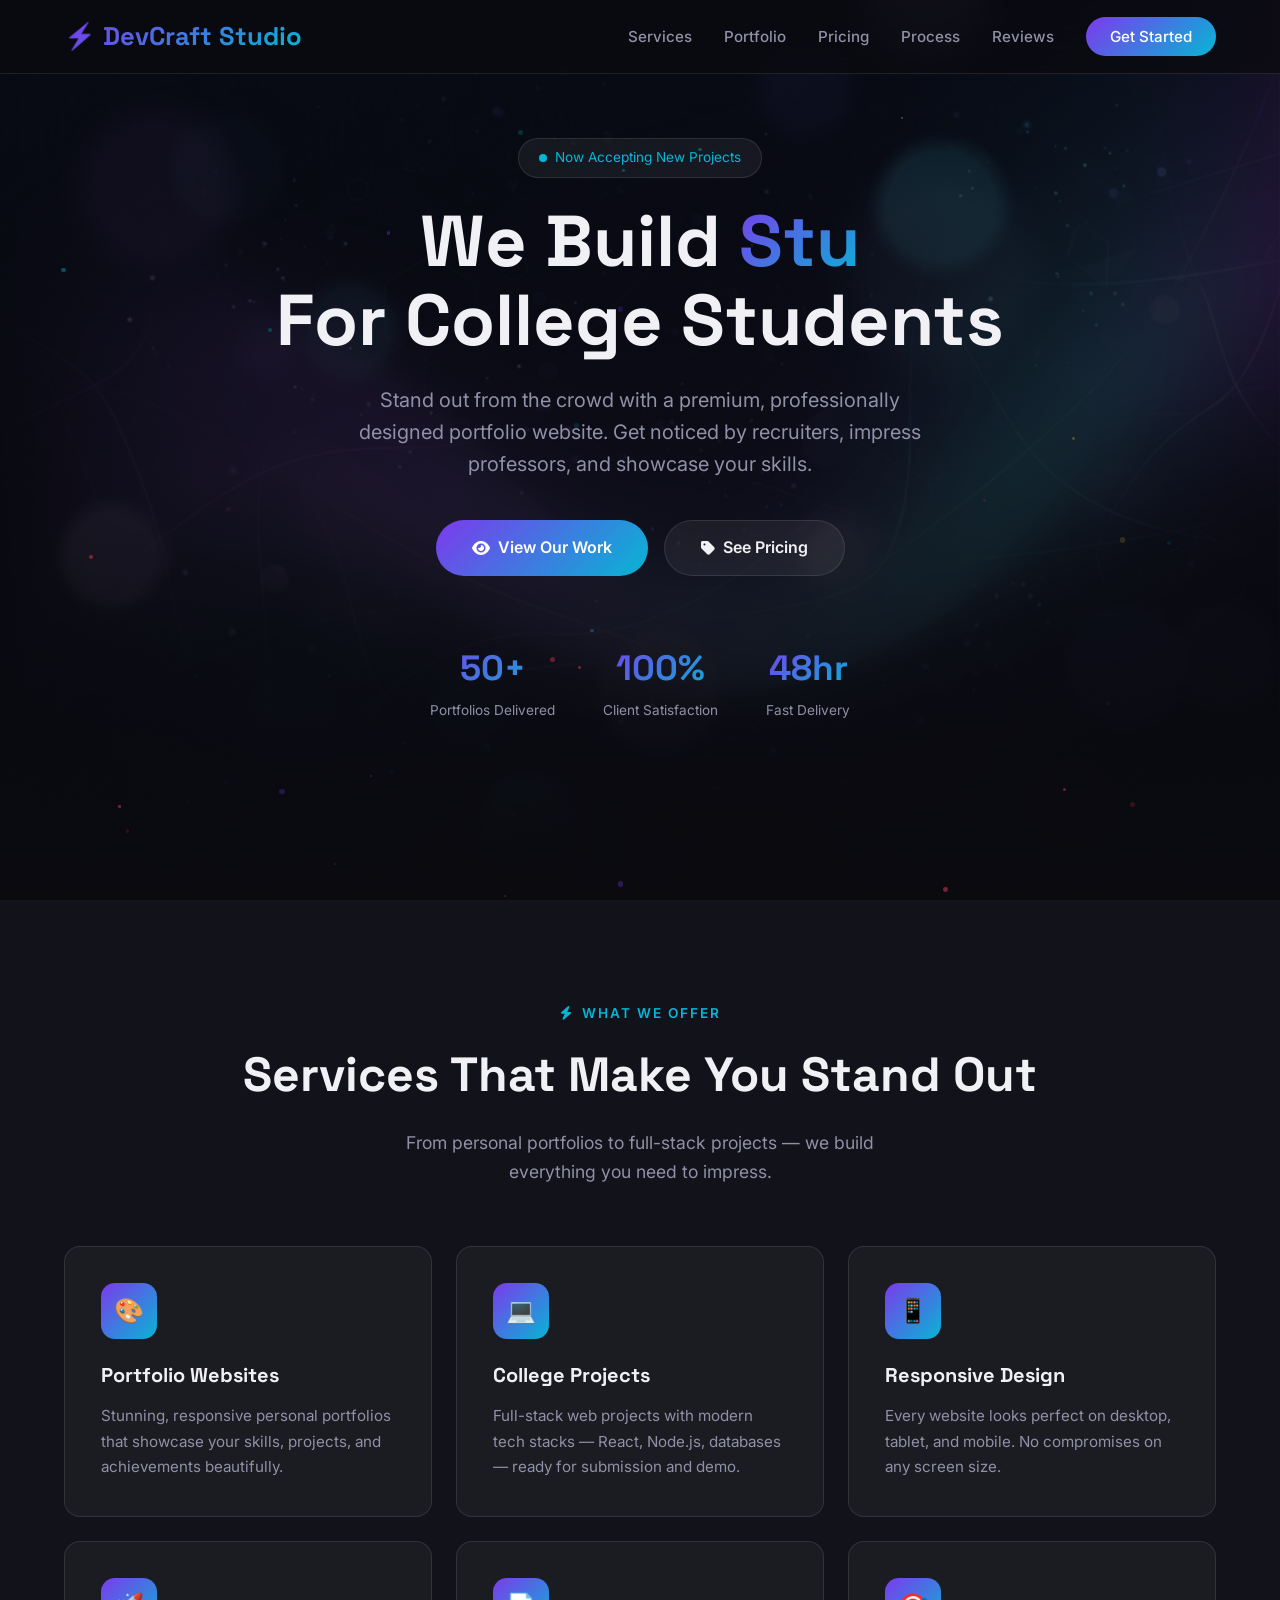
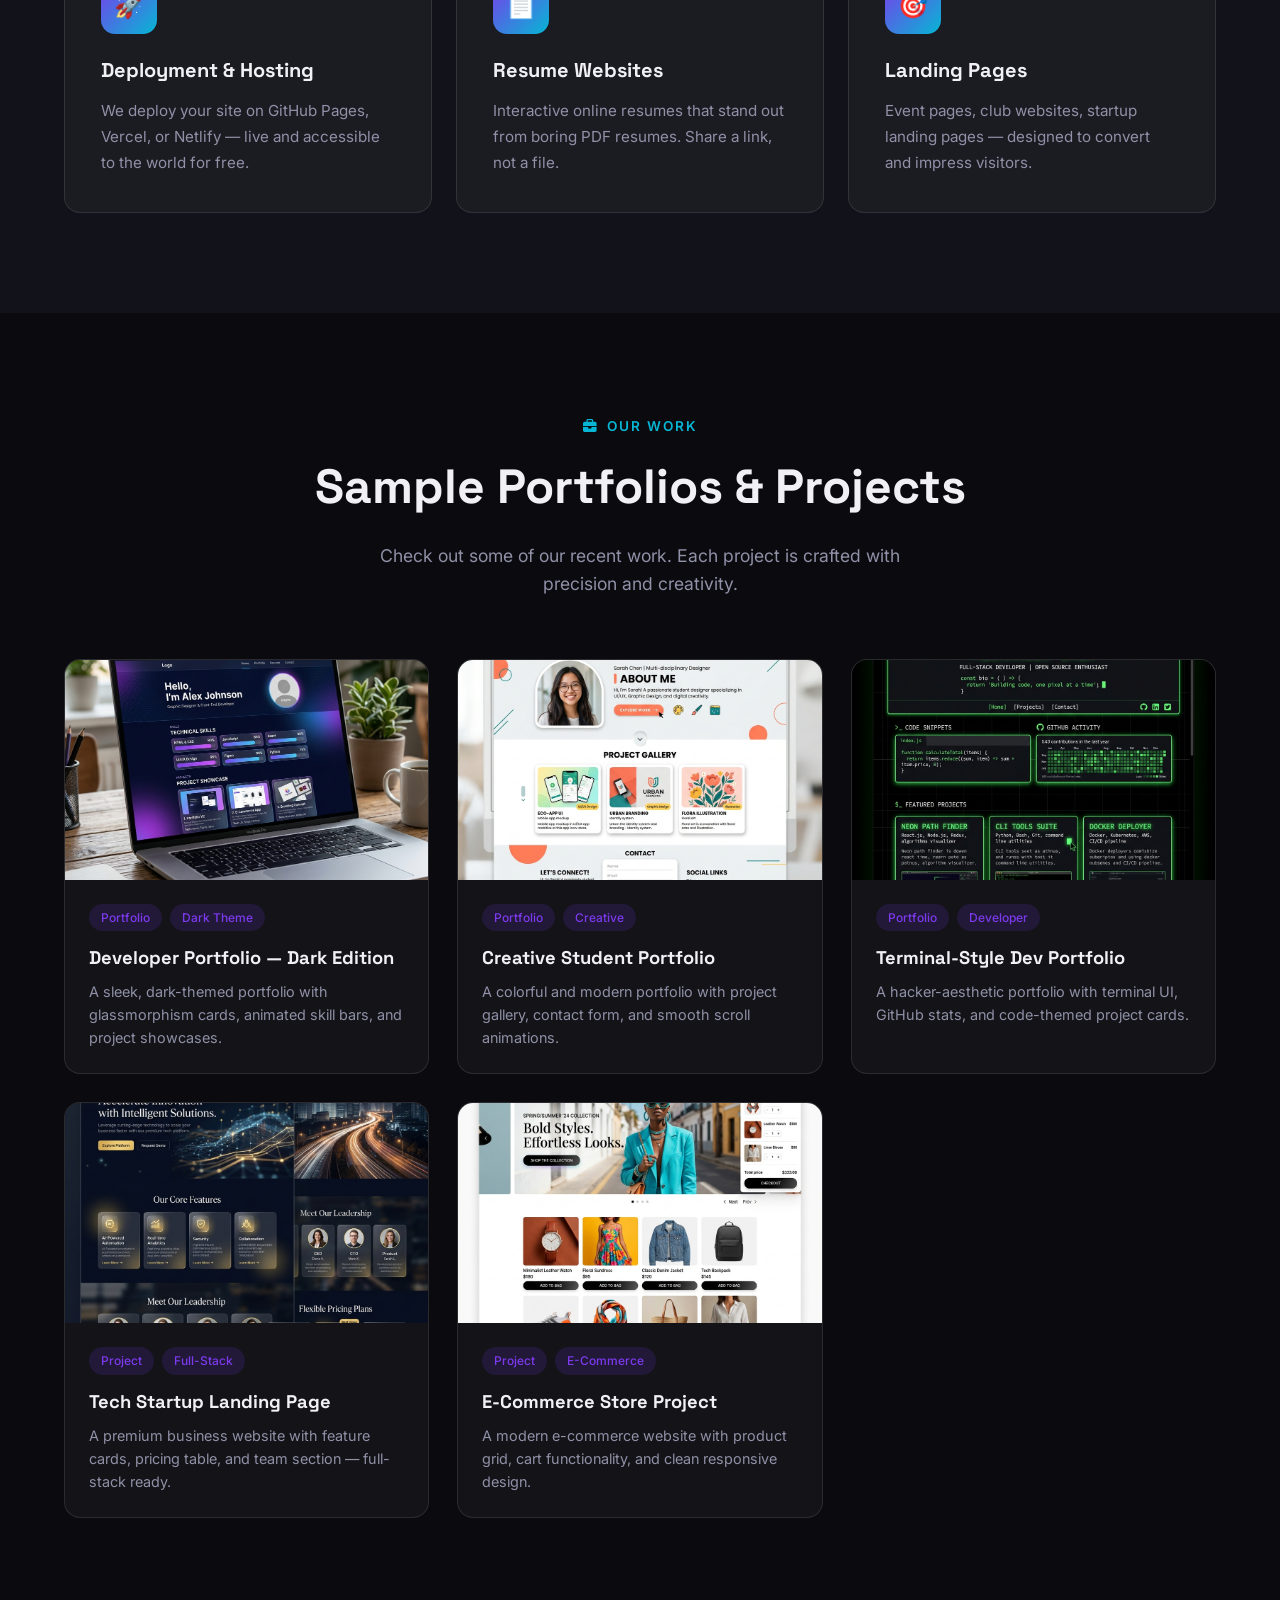
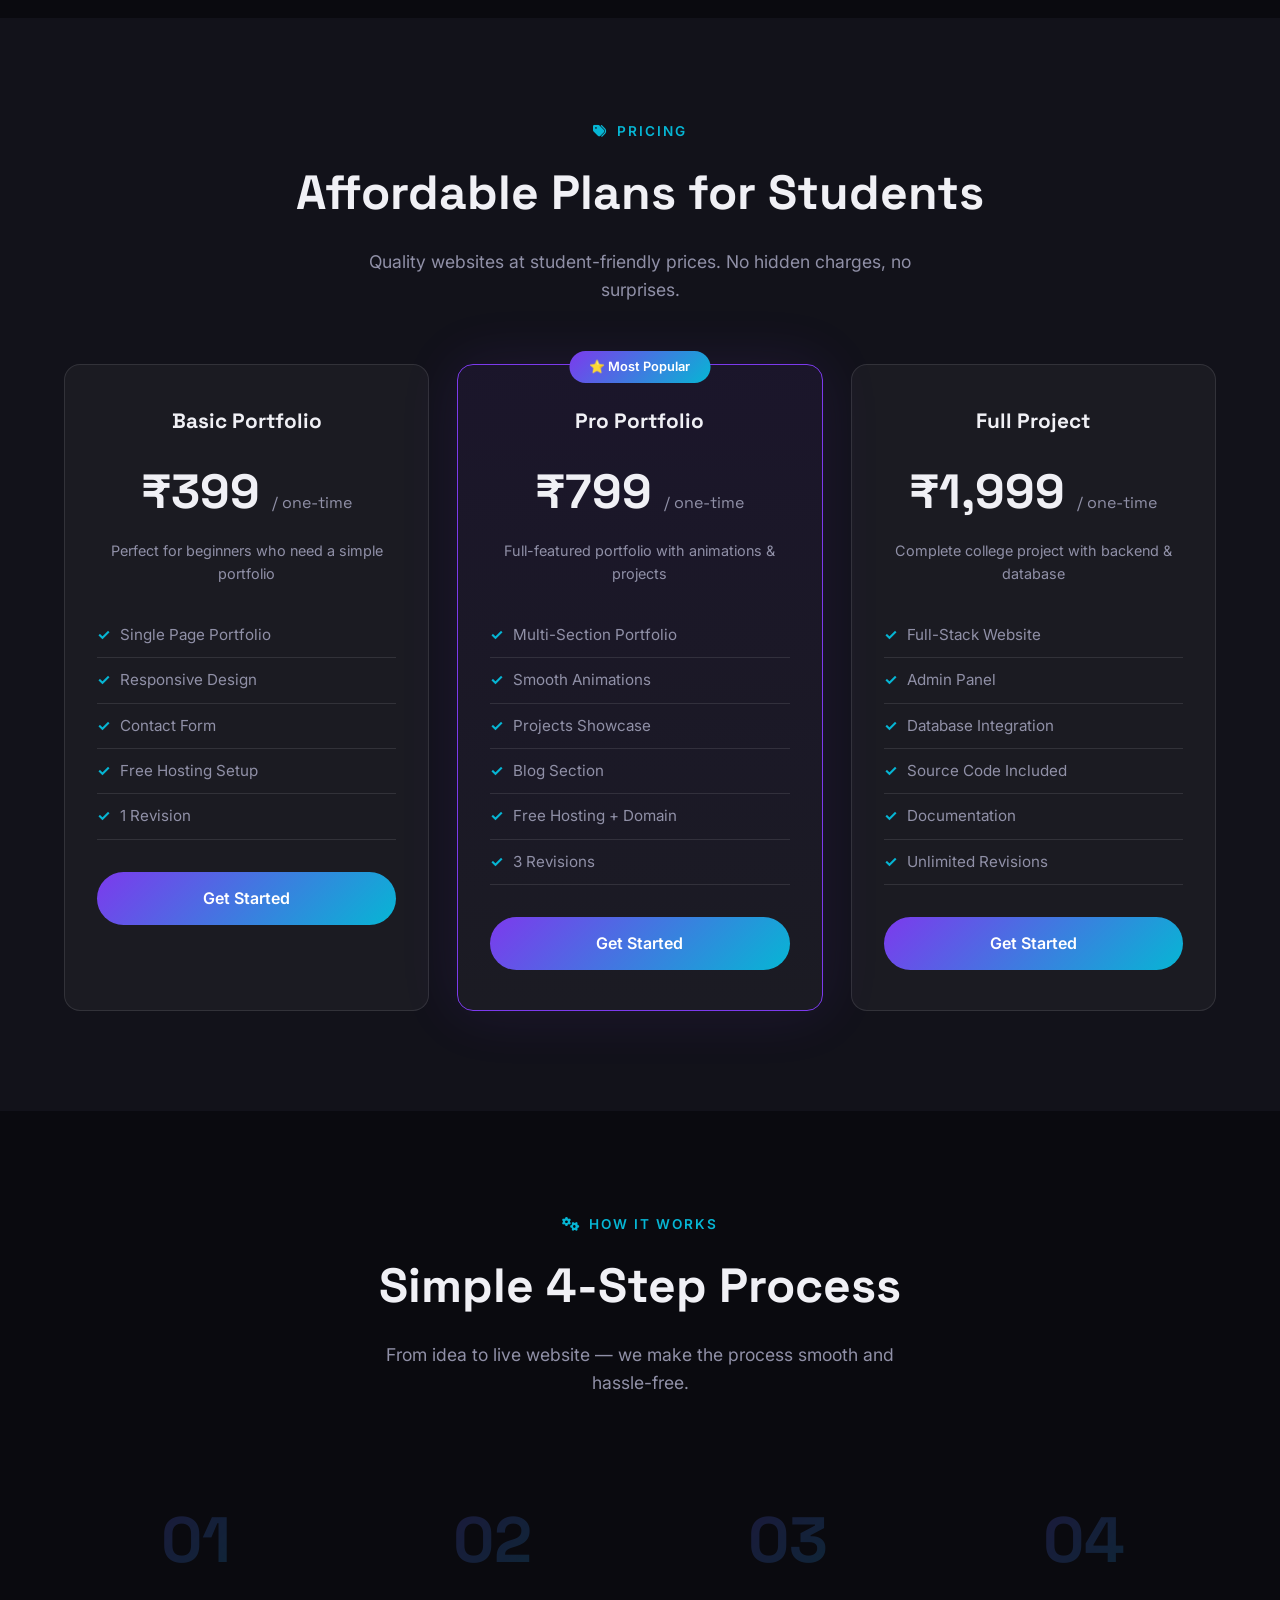
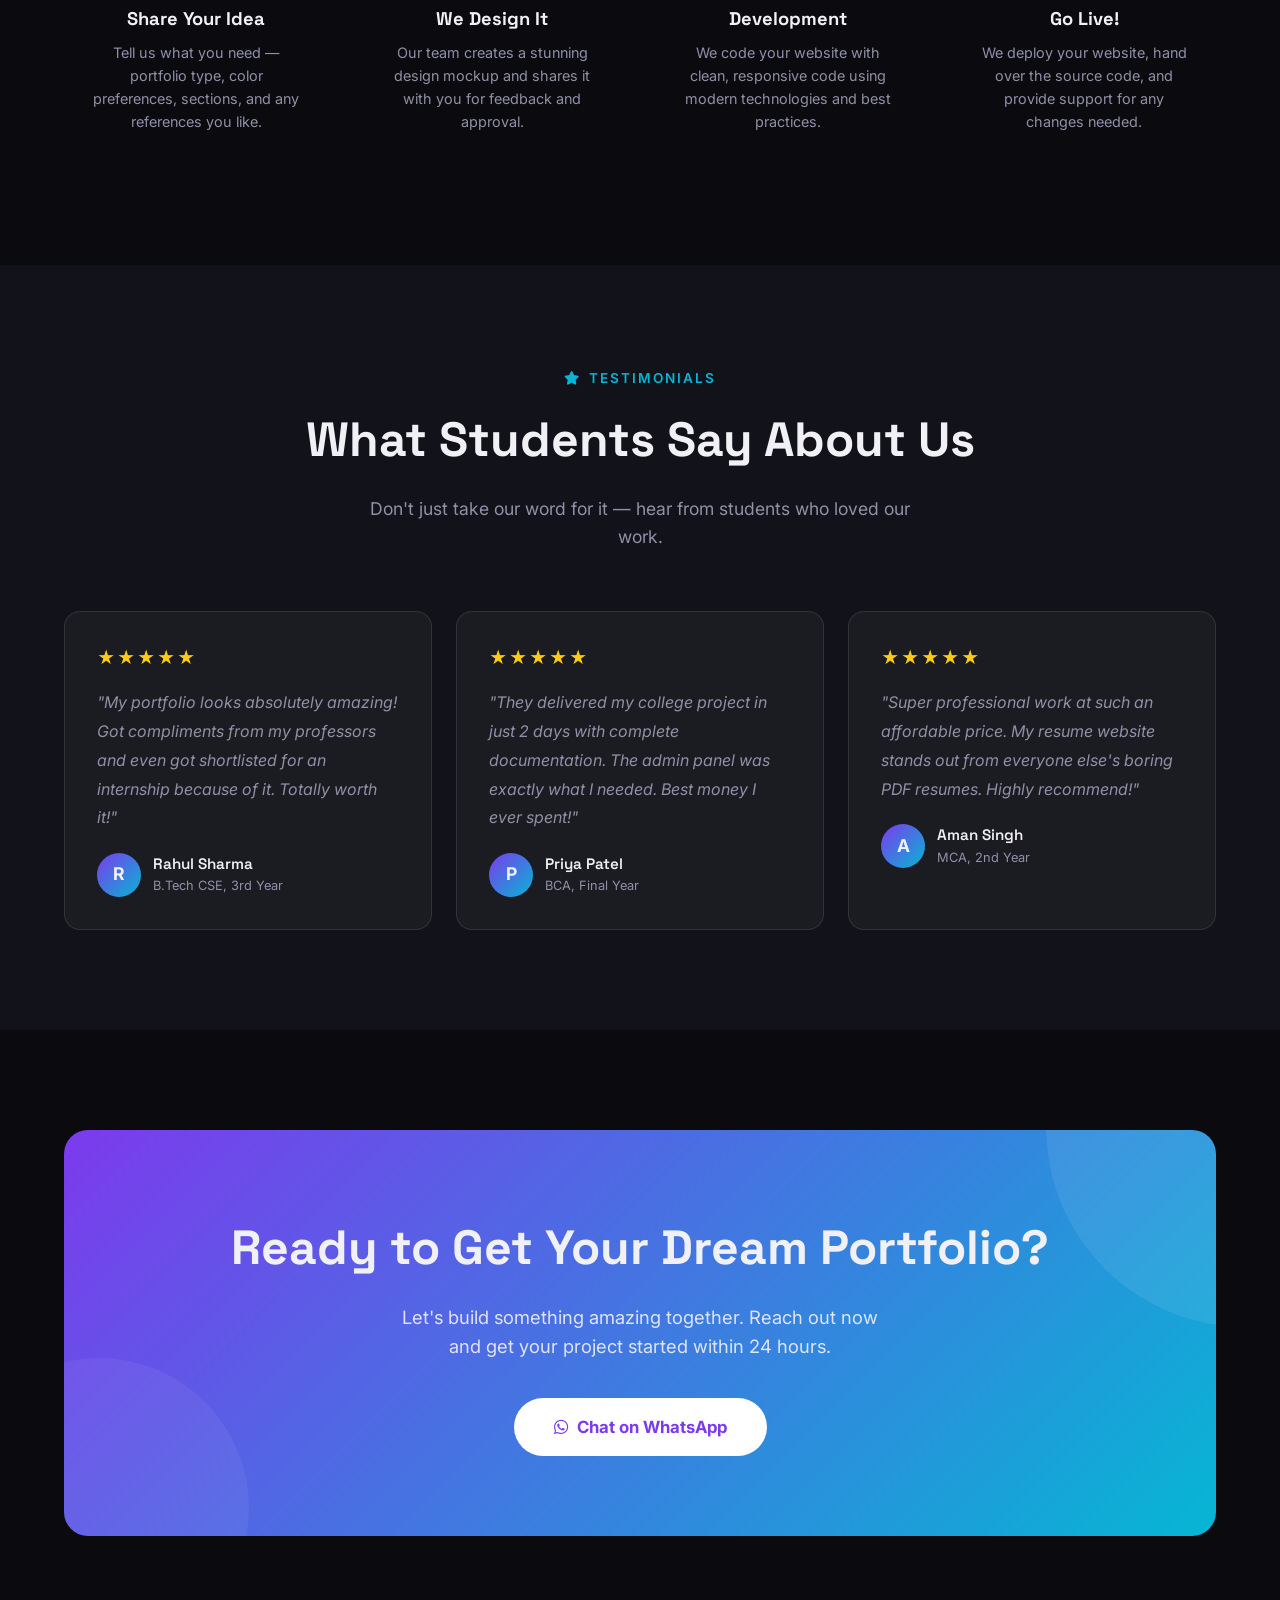
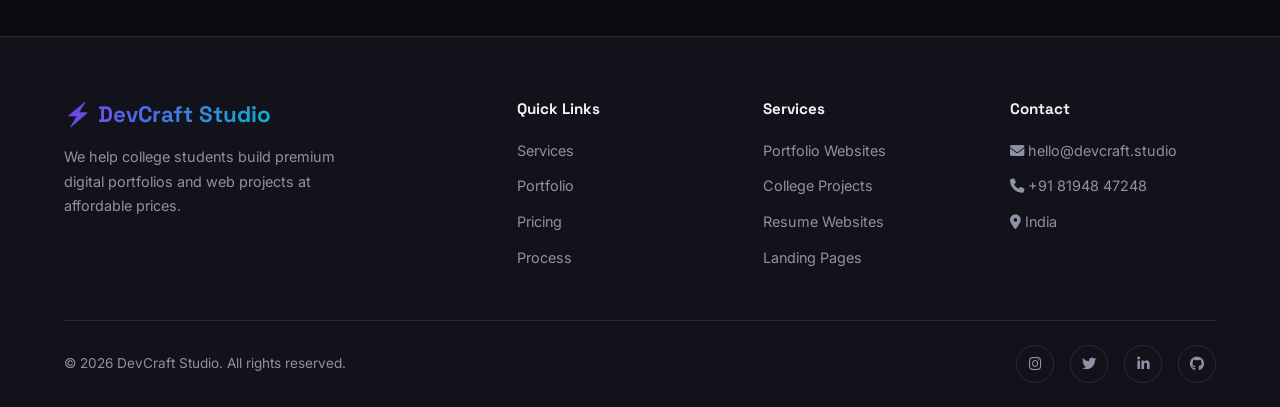
<file: index.html>
<!DOCTYPE html>
<html lang="en">
<head>
  <meta charset="UTF-8">
  <meta name="viewport" content="width=device-width, initial-scale=1.0">
  <title>DevCraft Studio — Premium Portfolios & Websites for College Students</title>
  <meta name="description" content="We build stunning portfolios and websites for college students. Stand out with a premium digital presence. Affordable pricing, professional results.">
  <link rel="stylesheet" href="style.css">
  <link rel="stylesheet" href="https://cdnjs.cloudflare.com/ajax/libs/font-awesome/6.5.1/css/all.min.css">
</head>
<body>

  <!-- NAVBAR -->
  <nav class="navbar" id="navbar">
    <div class="container">
      <a href="#" class="logo">⚡ DevCraft Studio</a>
      <ul class="nav-links" id="navLinks">
        <li><a href="#services">Services</a></li>
        <li><a href="#portfolio">Portfolio</a></li>
        <li><a href="#pricing">Pricing</a></li>
        <li><a href="#process">Process</a></li>
        <li><a href="#testimonials">Reviews</a></li>
        <li><a href="#contact" class="nav-cta">Get Started</a></li>
      </ul>
      <button class="hamburger" id="hamburger" aria-label="Menu">
        <span></span><span></span><span></span>
      </button>
    </div>
  </nav>

  <!-- HERO -->
  <section class="hero" id="hero">
    <div class="hero-bg"></div>
    <div class="particles" id="particles"></div>
    <div class="container">
      <div class="hero-badge"><span class="dot"></span> Now Accepting New Projects</div>
      <h1>We Build <span class="gradient-text">Stunning Portfolios</span><br>For College Students</h1>
      <p>Stand out from the crowd with a premium, professionally designed portfolio website. Get noticed by recruiters, impress professors, and showcase your skills.</p>
      <div class="hero-buttons">
        <a href="#portfolio" class="btn-primary"><i class="fas fa-eye"></i> View Our Work</a>
        <a href="#pricing" class="btn-secondary"><i class="fas fa-tag"></i> See Pricing</a>
      </div>
      <div class="hero-stats">
        <div class="stat"><h3>50+</h3><p>Portfolios Delivered</p></div>
        <div class="stat"><h3>100%</h3><p>Client Satisfaction</p></div>
        <div class="stat"><h3>48hr</h3><p>Fast Delivery</p></div>
      </div>
    </div>
  </section>

  <!-- SERVICES -->
  <section class="services" id="services">
    <div class="container">
      <div class="section-header reveal">
        <div class="section-label"><i class="fas fa-bolt"></i> What We Offer</div>
        <h2 class="section-title">Services That Make You <span class="gradient-text">Stand Out</span></h2>
        <p class="section-subtitle">From personal portfolios to full-stack projects — we build everything you need to impress.</p>
      </div>
      <div class="services-grid">
        <div class="service-card reveal">
          <div class="card-glow"></div>
          <div class="icon">🎨</div>
          <h3>Portfolio Websites</h3>
          <p>Stunning, responsive personal portfolios that showcase your skills, projects, and achievements beautifully.</p>
        </div>
        <div class="service-card reveal">
          <div class="card-glow"></div>
          <div class="icon">💻</div>
          <h3>College Projects</h3>
          <p>Full-stack web projects with modern tech stacks — React, Node.js, databases — ready for submission and demo.</p>
        </div>
        <div class="service-card reveal">
          <div class="card-glow"></div>
          <div class="icon">📱</div>
          <h3>Responsive Design</h3>
          <p>Every website looks perfect on desktop, tablet, and mobile. No compromises on any screen size.</p>
        </div>
        <div class="service-card reveal">
          <div class="card-glow"></div>
          <div class="icon">🚀</div>
          <h3>Deployment & Hosting</h3>
          <p>We deploy your site on GitHub Pages, Vercel, or Netlify — live and accessible to the world for free.</p>
        </div>
        <div class="service-card reveal">
          <div class="card-glow"></div>
          <div class="icon">📄</div>
          <h3>Resume Websites</h3>
          <p>Interactive online resumes that stand out from boring PDF resumes. Share a link, not a file.</p>
        </div>
        <div class="service-card reveal">
          <div class="card-glow"></div>
          <div class="icon">🎯</div>
          <h3>Landing Pages</h3>
          <p>Event pages, club websites, startup landing pages — designed to convert and impress visitors.</p>
        </div>
      </div>
    </div>
  </section>

  <!-- PORTFOLIO -->
  <section class="portfolio" id="portfolio">
    <div class="container">
      <div class="section-header reveal">
        <div class="section-label"><i class="fas fa-briefcase"></i> Our Work</div>
        <h2 class="section-title">Sample <span class="gradient-text">Portfolios & Projects</span></h2>
        <p class="section-subtitle">Check out some of our recent work. Each project is crafted with precision and creativity.</p>
      </div>
      <div class="portfolio-grid">
        <div class="portfolio-card reveal" data-href="samples/portfolio-dark.html">
          <div class="thumb">
            <img src="images/portfolio-1.png" alt="Dark Theme Developer Portfolio">
          </div>
          <div class="info">
            <div class="tags"><span class="tag">Portfolio</span><span class="tag">Dark Theme</span></div>
            <h3>Developer Portfolio — Dark Edition</h3>
            <p>A sleek, dark-themed portfolio with glassmorphism cards, animated skill bars, and project showcases.</p>
          </div>
        </div>
        <div class="portfolio-card reveal" data-href="samples/portfolio-creative.html">
          <div class="thumb">
            <img src="images/portfolio-2.png" alt="Creative Portfolio Website">
          </div>
          <div class="info">
            <div class="tags"><span class="tag">Portfolio</span><span class="tag">Creative</span></div>
            <h3>Creative Student Portfolio</h3>
            <p>A colorful and modern portfolio with project gallery, contact form, and smooth scroll animations.</p>
          </div>
        </div>
        <div class="portfolio-card reveal" data-href="samples/portfolio-terminal.html">
          <div class="thumb">
            <img src="images/portfolio-3.png" alt="Terminal Style Developer Portfolio">
          </div>
          <div class="info">
            <div class="tags"><span class="tag">Portfolio</span><span class="tag">Developer</span></div>
            <h3>Terminal-Style Dev Portfolio</h3>
            <p>A hacker-aesthetic portfolio with terminal UI, GitHub stats, and code-themed project cards.</p>
          </div>
        </div>
        <div class="portfolio-card reveal" data-href="samples/project-startup.html">
          <div class="thumb">
            <img src="images/project-1.png" alt="Startup Landing Page">
          </div>
          <div class="info">
            <div class="tags"><span class="tag">Project</span><span class="tag">Full-Stack</span></div>
            <h3>Tech Startup Landing Page</h3>
            <p>A premium business website with feature cards, pricing table, and team section — full-stack ready.</p>
          </div>
        </div>
        <div class="portfolio-card reveal" data-href="samples/project-ecommerce.html">
          <div class="thumb">
            <img src="images/project-2.png" alt="E-Commerce Project">
          </div>
          <div class="info">
            <div class="tags"><span class="tag">Project</span><span class="tag">E-Commerce</span></div>
            <h3>E-Commerce Store Project</h3>
            <p>A modern e-commerce website with product grid, cart functionality, and clean responsive design.</p>
          </div>
        </div>
      </div>
    </div>
  </section>

  <!-- PRICING -->
  <section class="pricing" id="pricing">
    <div class="container">
      <div class="section-header reveal">
        <div class="section-label"><i class="fas fa-tags"></i> Pricing</div>
        <h2 class="section-title">Affordable Plans for <span class="gradient-text">Students</span></h2>
        <p class="section-subtitle">Quality websites at student-friendly prices. No hidden charges, no surprises.</p>
      </div>
      <div class="pricing-grid">
        <div class="price-card reveal">
          <h3>Basic Portfolio</h3>
          <div class="price">₹399 <span>/ one-time</span></div>
          <p class="desc">Perfect for beginners who need a simple portfolio</p>
          <ul>
            <li><span class="check">✓</span> Single Page Portfolio</li>
            <li><span class="check">✓</span> Responsive Design</li>
            <li><span class="check">✓</span> Contact Form</li>
            <li><span class="check">✓</span> Free Hosting Setup</li>
            <li><span class="check">✓</span> 1 Revision</li>
          </ul>
          <a href="#contact" class="btn-primary">Get Started</a>
        </div>
        <div class="price-card popular reveal">
          <div class="badge-pop">⭐ Most Popular</div>
          <h3>Pro Portfolio</h3>
          <div class="price">₹799 <span>/ one-time</span></div>
          <p class="desc">Full-featured portfolio with animations & projects</p>
          <ul>
            <li><span class="check">✓</span> Multi-Section Portfolio</li>
            <li><span class="check">✓</span> Smooth Animations</li>
            <li><span class="check">✓</span> Projects Showcase</li>
            <li><span class="check">✓</span> Blog Section</li>
            <li><span class="check">✓</span> Free Hosting + Domain</li>
            <li><span class="check">✓</span> 3 Revisions</li>
          </ul>
          <a href="#contact" class="btn-primary">Get Started</a>
        </div>
        <div class="price-card reveal">
          <h3>Full Project</h3>
          <div class="price">₹1,999 <span>/ one-time</span></div>
          <p class="desc">Complete college project with backend & database</p>
          <ul>
            <li><span class="check">✓</span> Full-Stack Website</li>
            <li><span class="check">✓</span> Admin Panel</li>
            <li><span class="check">✓</span> Database Integration</li>
            <li><span class="check">✓</span> Source Code Included</li>
            <li><span class="check">✓</span> Documentation</li>
            <li><span class="check">✓</span> Unlimited Revisions</li>
          </ul>
          <a href="#contact" class="btn-primary">Get Started</a>
        </div>
      </div>
    </div>
  </section>

  <!-- PROCESS -->
  <section class="process" id="process">
    <div class="container">
      <div class="section-header reveal">
        <div class="section-label"><i class="fas fa-cogs"></i> How It Works</div>
        <h2 class="section-title">Simple <span class="gradient-text">4-Step Process</span></h2>
        <p class="section-subtitle">From idea to live website — we make the process smooth and hassle-free.</p>
      </div>
      <div class="process-steps">
        <div class="step reveal">
          <h3>Share Your Idea</h3>
          <p>Tell us what you need — portfolio type, color preferences, sections, and any references you like.</p>
        </div>
        <div class="step reveal">
          <h3>We Design It</h3>
          <p>Our team creates a stunning design mockup and shares it with you for feedback and approval.</p>
        </div>
        <div class="step reveal">
          <h3>Development</h3>
          <p>We code your website with clean, responsive code using modern technologies and best practices.</p>
        </div>
        <div class="step reveal">
          <h3>Go Live!</h3>
          <p>We deploy your website, hand over the source code, and provide support for any changes needed.</p>
        </div>
      </div>
    </div>
  </section>

  <!-- TESTIMONIALS -->
  <section class="testimonials" id="testimonials">
    <div class="container">
      <div class="section-header reveal">
        <div class="section-label"><i class="fas fa-star"></i> Testimonials</div>
        <h2 class="section-title">What Students <span class="gradient-text">Say About Us</span></h2>
        <p class="section-subtitle">Don't just take our word for it — hear from students who loved our work.</p>
      </div>
      <div class="testimonial-grid">
        <div class="testimonial-card reveal">
          <div class="stars">★★★★★</div>
          <blockquote>"My portfolio looks absolutely amazing! Got compliments from my professors and even got shortlisted for an internship because of it. Totally worth it!"</blockquote>
          <div class="author">
            <div class="avatar">R</div>
            <div class="author-info"><h4>Rahul Sharma</h4><p>B.Tech CSE, 3rd Year</p></div>
          </div>
        </div>
        <div class="testimonial-card reveal">
          <div class="stars">★★★★★</div>
          <blockquote>"They delivered my college project in just 2 days with complete documentation. The admin panel was exactly what I needed. Best money I ever spent!"</blockquote>
          <div class="author">
            <div class="avatar">P</div>
            <div class="author-info"><h4>Priya Patel</h4><p>BCA, Final Year</p></div>
          </div>
        </div>
        <div class="testimonial-card reveal">
          <div class="stars">★★★★★</div>
          <blockquote>"Super professional work at such an affordable price. My resume website stands out from everyone else's boring PDF resumes. Highly recommend!"</blockquote>
          <div class="author">
            <div class="avatar">A</div>
            <div class="author-info"><h4>Aman Singh</h4><p>MCA, 2nd Year</p></div>
          </div>
        </div>
      </div>
    </div>
  </section>

  <!-- CTA -->
  <section class="cta-section" id="contact">
    <div class="container">
      <div class="cta-box reveal">
        <h2>Ready to Get Your Dream Portfolio?</h2>
        <p>Let's build something amazing together. Reach out now and get your project started within 24 hours.</p>
        <a href="https://wa.me/918194847248?text=Hi!%20I%20want%20a%20portfolio%20website" target="_blank" class="btn-white"><i class="fab fa-whatsapp"></i> Chat on WhatsApp</a>
      </div>
    </div>
  </section>

  <!-- FOOTER -->
  <footer class="footer">
    <div class="container">
      <div class="footer-grid">
        <div class="footer-brand">
          <a href="#" class="logo">⚡ DevCraft Studio</a>
          <p>We help college students build premium digital portfolios and web projects at affordable prices.</p>
        </div>
        <div class="footer-col">
          <h4>Quick Links</h4>
          <ul>
            <li><a href="#services">Services</a></li>
            <li><a href="#portfolio">Portfolio</a></li>
            <li><a href="#pricing">Pricing</a></li>
            <li><a href="#process">Process</a></li>
          </ul>
        </div>
        <div class="footer-col">
          <h4>Services</h4>
          <ul>
            <li><a href="#">Portfolio Websites</a></li>
            <li><a href="#">College Projects</a></li>
            <li><a href="#">Resume Websites</a></li>
            <li><a href="#">Landing Pages</a></li>
          </ul>
        </div>
        <div class="footer-col">
          <h4>Contact</h4>
          <ul>
            <li><a href="mailto:hello@devcraft.studio"><i class="fas fa-envelope"></i> hello@devcraft.studio</a></li>
            <li><a href="tel:+918194847248"><i class="fas fa-phone"></i> +91 81948 47248</a></li>
            <li><a href="#"><i class="fas fa-map-marker-alt"></i> India</a></li>
          </ul>
        </div>
      </div>
      <div class="footer-bottom">
        <p>© 2026 DevCraft Studio. All rights reserved.</p>
        <div class="social-links">
          <a href="#" aria-label="Instagram"><i class="fab fa-instagram"></i></a>
          <a href="#" aria-label="Twitter"><i class="fab fa-twitter"></i></a>
          <a href="#" aria-label="LinkedIn"><i class="fab fa-linkedin-in"></i></a>
          <a href="#" aria-label="GitHub"><i class="fab fa-github"></i></a>
        </div>
      </div>
    </div>
  </footer>

  <script src="script.js"></script>
</body>
</html>
</file>
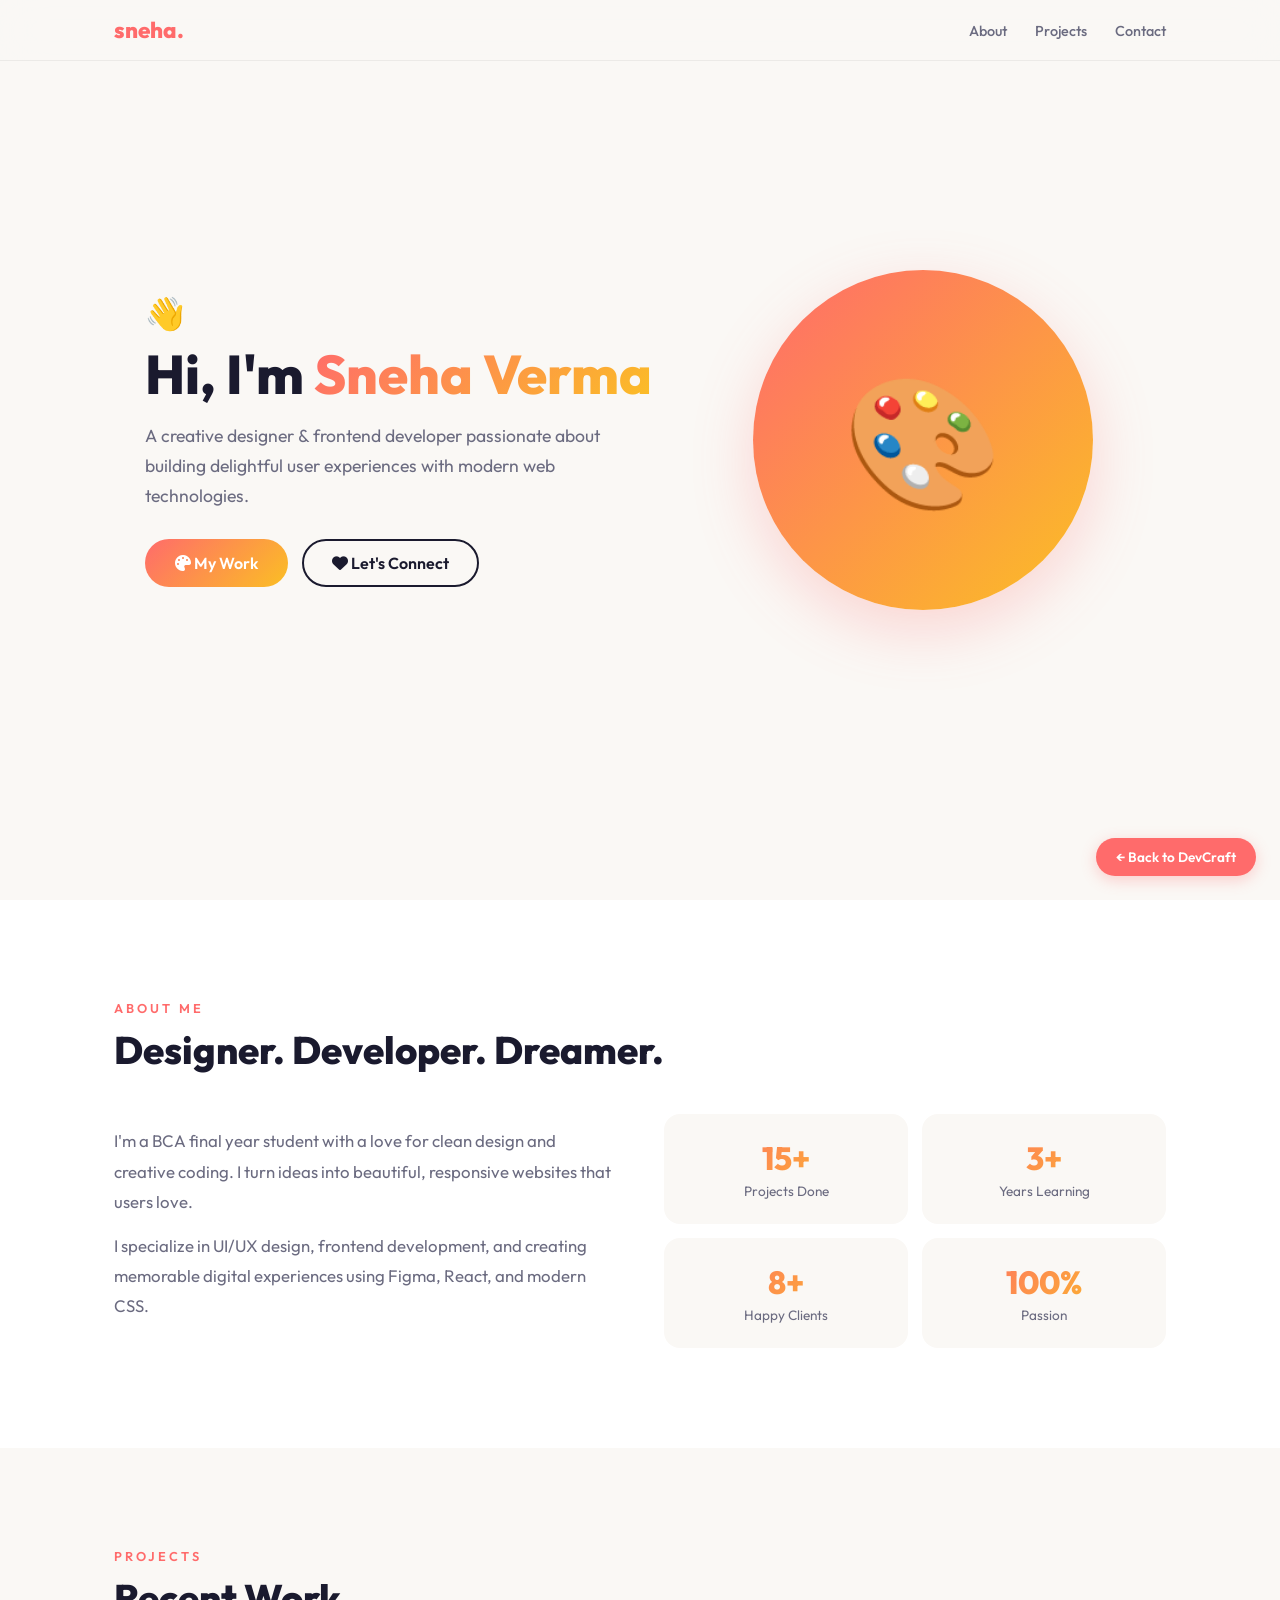
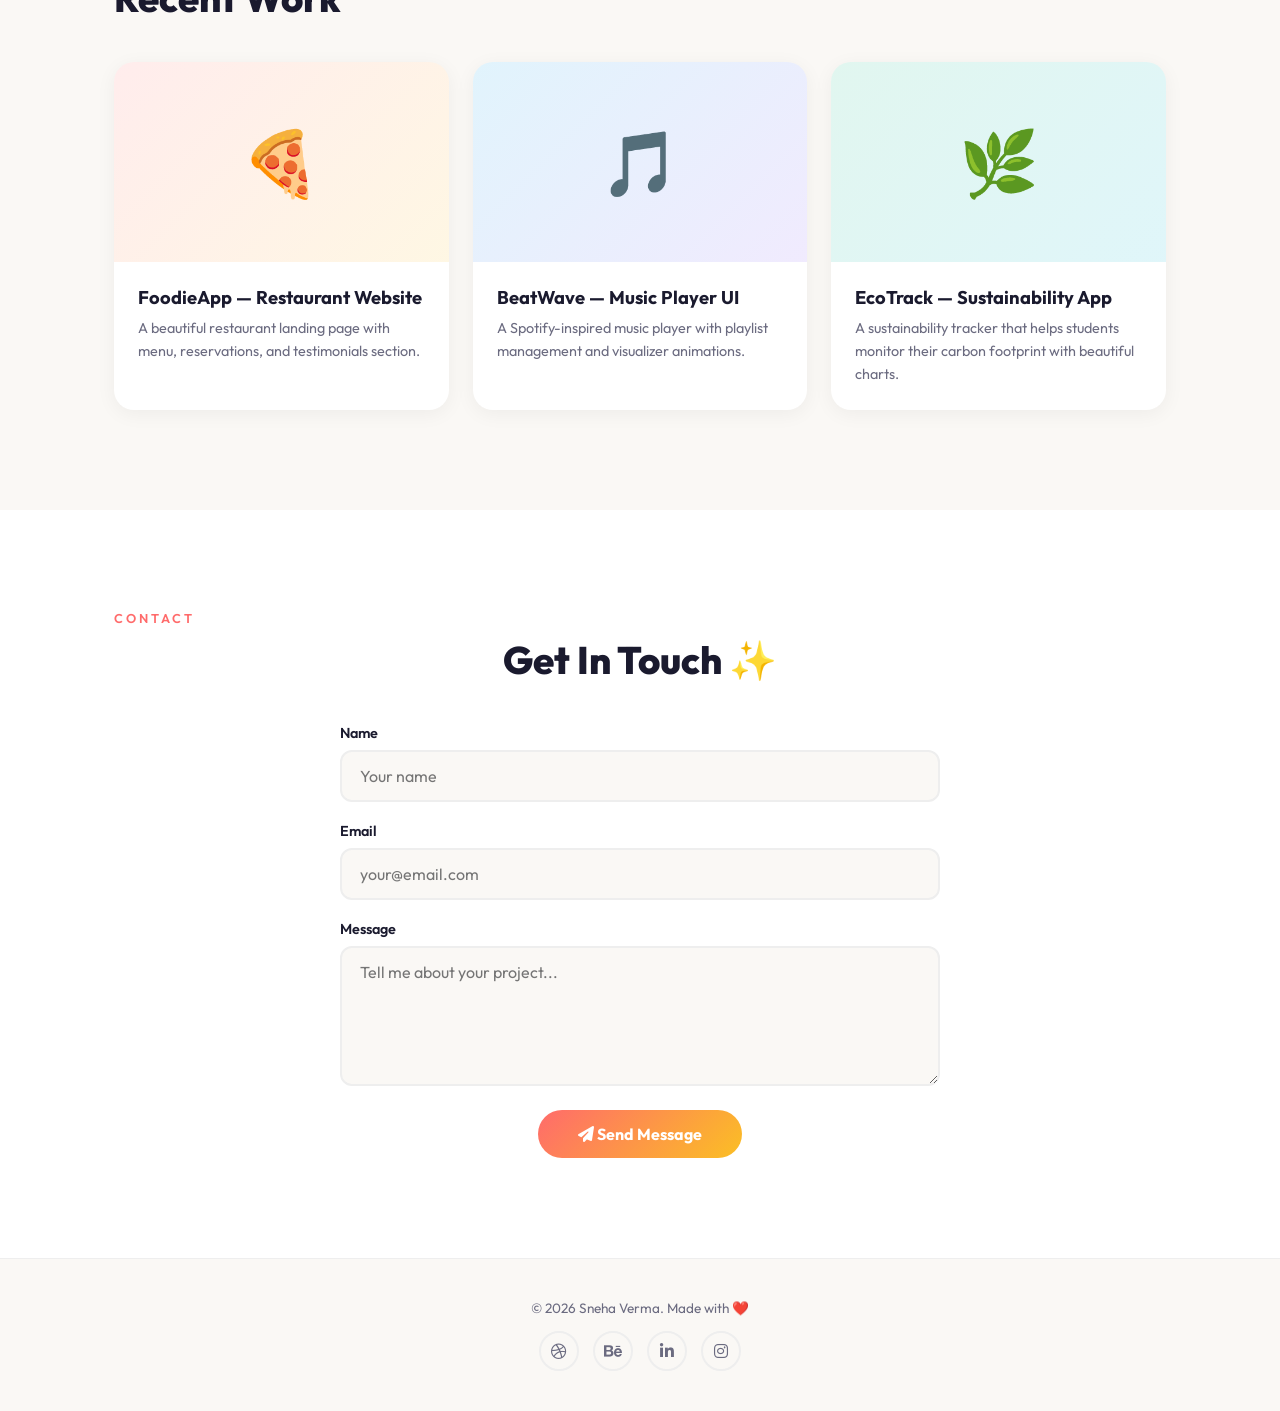
<file: samples/portfolio-creative.html>
<!DOCTYPE html>
<html lang="en">
<head>
<meta charset="UTF-8">
<meta name="viewport" content="width=device-width, initial-scale=1.0">
<title>Sneha Verma — Creative Portfolio</title>
<link href="https://fonts.googleapis.com/css2?family=Outfit:wght@300;400;500;600;700;800&display=swap" rel="stylesheet">
<link rel="stylesheet" href="https://cdnjs.cloudflare.com/ajax/libs/font-awesome/6.5.1/css/all.min.css">
<style>
*{margin:0;padding:0;box-sizing:border-box}
:root{--bg:#faf8f5;--card:#fff;--text:#1a1a2e;--muted:#6b6b80;--coral:#ff6b6b;--teal:#0ea5e9;--peach:#fbbf24;--gradient:linear-gradient(135deg,#ff6b6b,#fbbf24)}
body{font-family:'Outfit',sans-serif;background:var(--bg);color:var(--text);overflow-x:hidden}
html{scroll-behavior:smooth}
.container{max-width:1100px;margin:0 auto;padding:0 24px}

nav{position:fixed;top:0;width:100%;z-index:100;padding:16px 0;background:rgba(250,248,245,.85);backdrop-filter:blur(20px);border-bottom:1px solid rgba(0,0,0,.06)}
nav .container{display:flex;justify-content:space-between;align-items:center}
nav .logo{font-size:1.4rem;font-weight:800;color:var(--coral);text-decoration:none}
nav ul{list-style:none;display:flex;gap:28px}
nav ul a{color:var(--muted);text-decoration:none;font-size:.9rem;font-weight:500;transition:color .3s}
nav ul a:hover{color:var(--coral)}

.hero{min-height:100vh;display:flex;align-items:center;padding-top:80px}
.hero-content{display:grid;grid-template-columns:1.2fr 1fr;gap:60px;align-items:center}
.hero-text .wave{font-size:2rem;display:inline-block;animation:wave .8s ease infinite}
@keyframes wave{0%,100%{transform:rotate(0)}25%{transform:rotate(20deg)}75%{transform:rotate(-10deg)}}
.hero-text h1{font-size:3.4rem;font-weight:800;line-height:1.1;margin:12px 0 16px}
.hero-text h1 span{background:var(--gradient);-webkit-background-clip:text;-webkit-text-fill-color:transparent}
.hero-text p{color:var(--muted);font-size:1.1rem;line-height:1.7;margin-bottom:28px;max-width:480px}
.hero-btns{display:flex;gap:14px}
.btn-coral{background:var(--gradient);color:#fff;padding:14px 30px;border-radius:50px;text-decoration:none;font-weight:600;transition:transform .3s,box-shadow .3s}
.btn-coral:hover{transform:translateY(-3px);box-shadow:0 12px 30px rgba(255,107,107,.3)}
.btn-outline{border:2px solid var(--text);color:var(--text);padding:12px 28px;border-radius:50px;text-decoration:none;font-weight:600;transition:all .3s}
.btn-outline:hover{background:var(--text);color:#fff}
.hero-visual{display:flex;justify-content:center}
.hero-circle{width:340px;height:340px;border-radius:50%;background:var(--gradient);display:flex;align-items:center;justify-content:center;font-size:8rem;box-shadow:0 20px 60px rgba(255,107,107,.25);animation:float 4s ease-in-out infinite}
@keyframes float{0%,100%{transform:translateY(0)}50%{transform:translateY(-16px)}}

section{padding:100px 0}
.section-label{color:var(--coral);font-size:.8rem;text-transform:uppercase;letter-spacing:3px;font-weight:600;margin-bottom:10px}
.section-title{font-size:2.4rem;font-weight:800;margin-bottom:40px}

.about{background:#fff}
.about-grid{display:grid;grid-template-columns:1fr 1fr;gap:48px;align-items:center}
.about-text p{color:var(--muted);line-height:1.8;margin-bottom:14px;font-size:1.05rem}
.info-cards{display:grid;grid-template-columns:1fr 1fr;gap:14px}
.info-card{background:var(--bg);border-radius:16px;padding:24px;text-align:center;transition:transform .3s}
.info-card:hover{transform:translateY(-4px)}
.info-card .num{font-size:2rem;font-weight:800;background:var(--gradient);-webkit-background-clip:text;-webkit-text-fill-color:transparent}
.info-card p{color:var(--muted);font-size:.85rem;margin-top:4px}

.gallery-grid{display:grid;grid-template-columns:repeat(auto-fit,minmax(300px,1fr));gap:24px}
.gallery-card{background:#fff;border-radius:20px;overflow:hidden;box-shadow:0 4px 20px rgba(0,0,0,.05);transition:transform .4s,box-shadow .4s}
.gallery-card:hover{transform:translateY(-8px);box-shadow:0 16px 40px rgba(0,0,0,.1)}
.gallery-card .card-img{height:200px;display:flex;align-items:center;justify-content:center;font-size:4rem}
.gallery-card .card-img.c1{background:linear-gradient(135deg,#ff6b6b20,#fbbf2420)}
.gallery-card .card-img.c2{background:linear-gradient(135deg,#0ea5e920,#8b5cf620)}
.gallery-card .card-img.c3{background:linear-gradient(135deg,#10b98120,#06b6d420)}
.gallery-card .card-body{padding:24px}
.gallery-card .card-body h3{font-size:1.15rem;font-weight:700;margin-bottom:8px}
.gallery-card .card-body p{color:var(--muted);font-size:.9rem;line-height:1.6}

.contact{background:#fff}
.contact-form{max-width:600px;margin:0 auto}
.form-group{margin-bottom:20px}
.form-group label{display:block;font-weight:600;margin-bottom:8px;font-size:.9rem}
.form-group input,.form-group textarea{width:100%;padding:14px 18px;border:2px solid #eee;border-radius:12px;font-family:inherit;font-size:1rem;transition:border-color .3s;background:var(--bg)}
.form-group input:focus,.form-group textarea:focus{outline:none;border-color:var(--coral)}
.form-group textarea{height:140px;resize:vertical}
.submit-btn{background:var(--gradient);color:#fff;padding:14px 40px;border:none;border-radius:50px;font-size:1rem;font-weight:700;cursor:pointer;font-family:inherit;transition:transform .3s}
.submit-btn:hover{transform:translateY(-3px)}

footer{padding:40px 0;text-align:center;border-top:1px solid #eee}
footer p{color:var(--muted);font-size:.85rem}
footer .socials{display:flex;justify-content:center;gap:14px;margin-top:14px}
footer .socials a{width:40px;height:40px;border-radius:50%;border:2px solid #eee;display:flex;align-items:center;justify-content:center;color:var(--muted);text-decoration:none;transition:all .3s}
footer .socials a:hover{background:var(--coral);border-color:var(--coral);color:#fff}

.back-link{position:fixed;bottom:24px;right:24px;background:var(--coral);color:#fff;padding:10px 20px;border-radius:50px;text-decoration:none;font-size:.85rem;font-weight:600;z-index:100;transition:transform .3s;box-shadow:0 4px 15px rgba(255,107,107,.3)}
.back-link:hover{transform:translateY(-3px)}

@media(max-width:768px){
.hero-content,.about-grid{grid-template-columns:1fr}
.hero-visual{order:-1}
.hero-circle{width:220px;height:220px;font-size:5rem}
.hero-btns{justify-content:center}
.hero-text{text-align:center}
nav ul{display:none}
}
</style>
</head>
<body>
<nav><div class="container"><a href="#" class="logo">sneha.</a><ul><li><a href="#about">About</a></li><li><a href="#projects">Projects</a></li><li><a href="#contact">Contact</a></li></ul></div></nav>

<section class="hero"><div class="container"><div class="hero-content">
<div class="hero-text">
  <span class="wave">👋</span>
  <h1>Hi, I'm <span>Sneha Verma</span></h1>
  <p>A creative designer & frontend developer passionate about building delightful user experiences with modern web technologies.</p>
  <div class="hero-btns"><a href="#projects" class="btn-coral"><i class="fas fa-palette"></i> My Work</a><a href="#contact" class="btn-outline"><i class="fas fa-heart"></i> Let's Connect</a></div>
</div>
<div class="hero-visual"><div class="hero-circle">🎨</div></div>
</div></div></section>

<section class="about" id="about"><div class="container">
<div class="section-label">About Me</div>
<h2 class="section-title">Designer. Developer. Dreamer.</h2>
<div class="about-grid">
<div class="about-text">
  <p>I'm a BCA final year student with a love for clean design and creative coding. I turn ideas into beautiful, responsive websites that users love.</p>
  <p>I specialize in UI/UX design, frontend development, and creating memorable digital experiences using Figma, React, and modern CSS.</p>
</div>
<div class="info-cards">
  <div class="info-card"><div class="num">15+</div><p>Projects Done</p></div>
  <div class="info-card"><div class="num">3+</div><p>Years Learning</p></div>
  <div class="info-card"><div class="num">8+</div><p>Happy Clients</p></div>
  <div class="info-card"><div class="num">100%</div><p>Passion</p></div>
</div>
</div></div></section>

<section id="projects"><div class="container">
<div class="section-label">Projects</div>
<h2 class="section-title">Recent Work</h2>
<div class="gallery-grid">
  <div class="gallery-card"><div class="card-img c1">🍕</div><div class="card-body"><h3>FoodieApp — Restaurant Website</h3><p>A beautiful restaurant landing page with menu, reservations, and testimonials section.</p></div></div>
  <div class="gallery-card"><div class="card-img c2">🎵</div><div class="card-body"><h3>BeatWave — Music Player UI</h3><p>A Spotify-inspired music player with playlist management and visualizer animations.</p></div></div>
  <div class="gallery-card"><div class="card-img c3">🌿</div><div class="card-body"><h3>EcoTrack — Sustainability App</h3><p>A sustainability tracker that helps students monitor their carbon footprint with beautiful charts.</p></div></div>
</div></div></section>

<section class="contact" id="contact"><div class="container">
<div class="section-label">Contact</div>
<h2 class="section-title" style="text-align:center">Get In Touch ✨</h2>
<div class="contact-form">
  <div class="form-group"><label>Name</label><input type="text" placeholder="Your name"></div>
  <div class="form-group"><label>Email</label><input type="email" placeholder="your@email.com"></div>
  <div class="form-group"><label>Message</label><textarea placeholder="Tell me about your project..."></textarea></div>
  <div style="text-align:center"><button class="submit-btn"><i class="fas fa-paper-plane"></i> Send Message</button></div>
</div></div></section>

<footer><div class="container"><p>© 2026 Sneha Verma. Made with ❤️</p><div class="socials"><a href="#"><i class="fab fa-dribbble"></i></a><a href="#"><i class="fab fa-behance"></i></a><a href="#"><i class="fab fa-linkedin-in"></i></a><a href="#"><i class="fab fa-instagram"></i></a></div></div></footer>

<a href="../index.html" class="back-link">← Back to DevCraft</a>
</body>
</html>
</file>
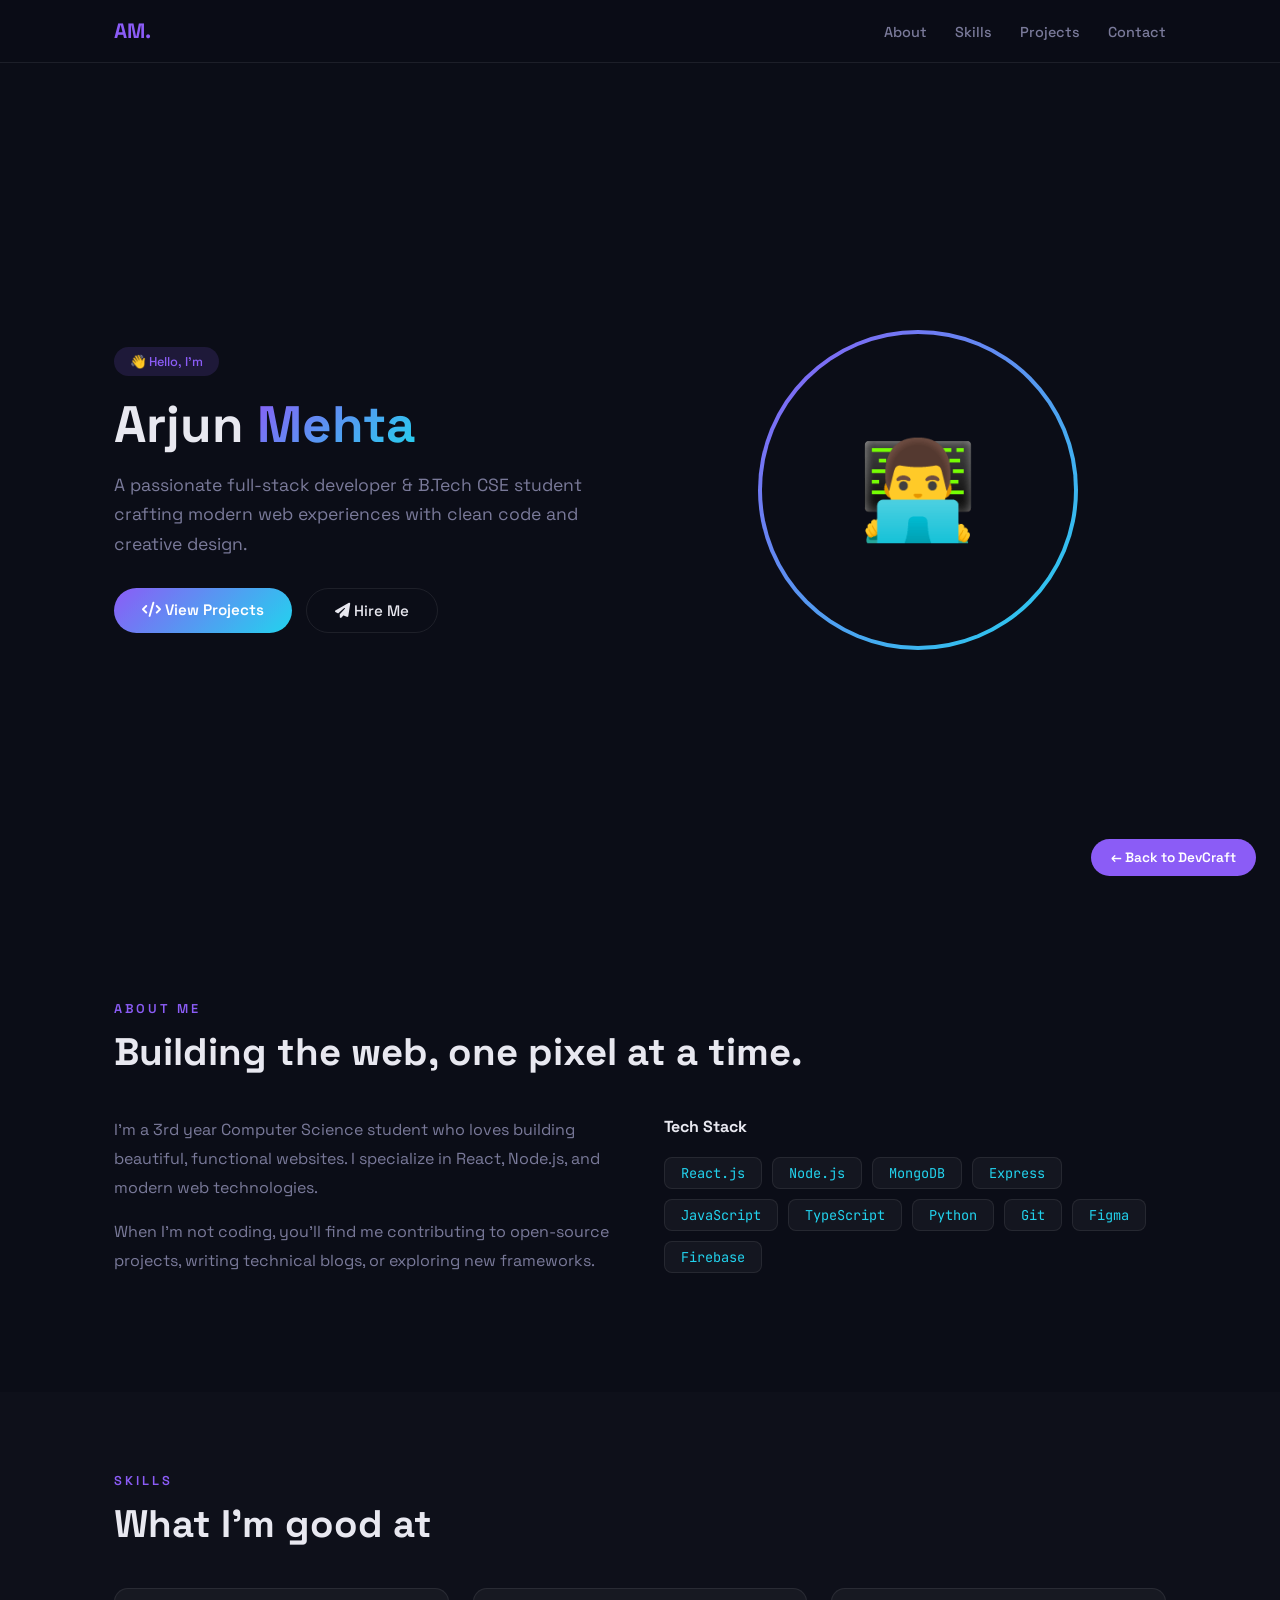
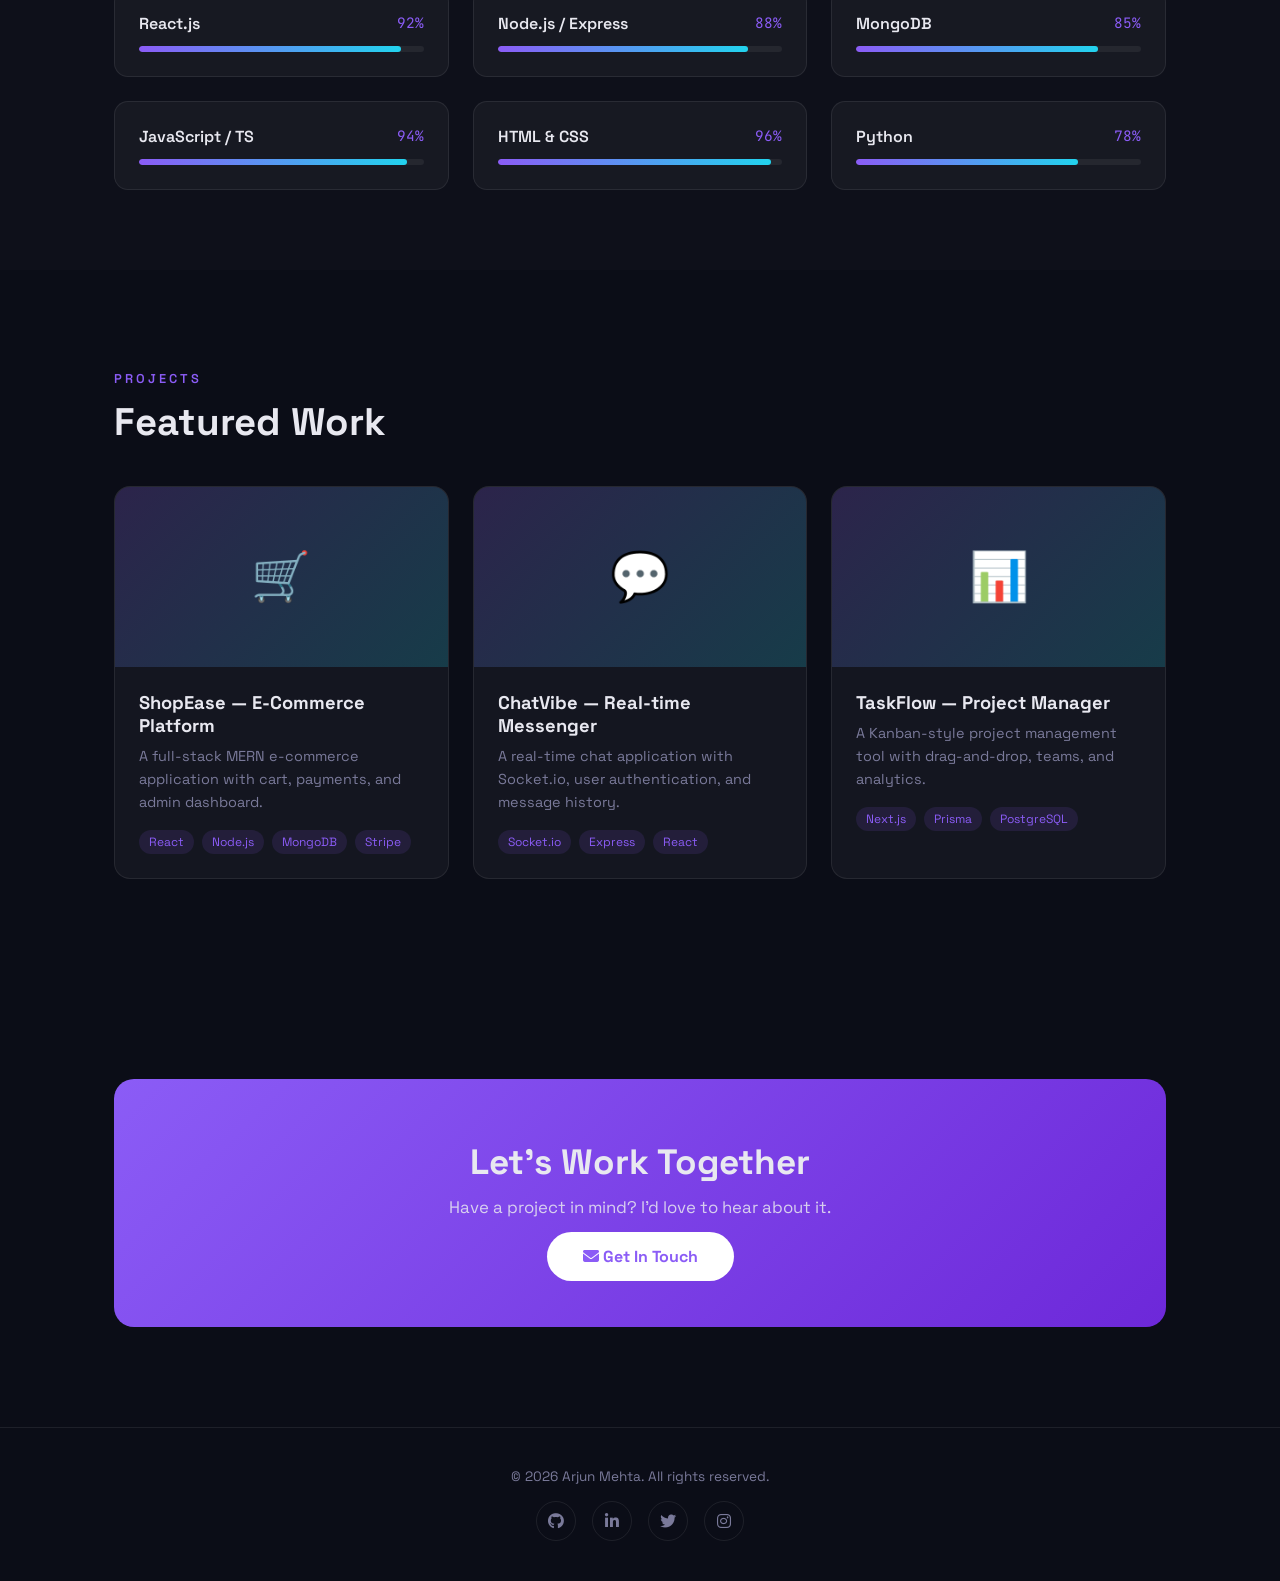
<file: samples/portfolio-dark.html>
<!DOCTYPE html>
<html lang="en">
<head>
<meta charset="UTF-8">
<meta name="viewport" content="width=device-width, initial-scale=1.0">
<title>Arjun Mehta — Developer Portfolio</title>
<link href="https://fonts.googleapis.com/css2?family=Space+Grotesk:wght@400;500;600;700&family=JetBrains+Mono:wght@400;500&display=swap" rel="stylesheet">
<link rel="stylesheet" href="https://cdnjs.cloudflare.com/ajax/libs/font-awesome/6.5.1/css/all.min.css">
<style>
*{margin:0;padding:0;box-sizing:border-box}
:root{--bg:#0b0d17;--card:rgba(255,255,255,0.04);--border:rgba(255,255,255,0.08);--text:#e8e8f0;--muted:#7a7a9a;--accent:#8b5cf6;--accent2:#22d3ee;}
body{font-family:'Space Grotesk',sans-serif;background:var(--bg);color:var(--text);overflow-x:hidden}
html{scroll-behavior:smooth}
.container{max-width:1100px;margin:0 auto;padding:0 24px}

/* NAV */
nav{position:fixed;top:0;width:100%;z-index:100;padding:18px 0;background:rgba(11,13,23,0.8);backdrop-filter:blur(20px);border-bottom:1px solid var(--border)}
nav .container{display:flex;justify-content:space-between;align-items:center}
nav .logo{font-size:1.3rem;font-weight:700;color:var(--accent);text-decoration:none}
nav ul{list-style:none;display:flex;gap:28px}
nav ul a{color:var(--muted);text-decoration:none;font-size:.9rem;font-weight:500;transition:color .3s}
nav ul a:hover{color:var(--text)}

/* HERO */
.hero{min-height:100vh;display:flex;align-items:center;padding-top:80px;position:relative}
.hero-content{display:grid;grid-template-columns:1fr 1fr;gap:60px;align-items:center}
.hero-text .tag{display:inline-block;padding:6px 16px;background:rgba(139,92,246,0.15);color:var(--accent);border-radius:50px;font-size:.8rem;font-weight:500;margin-bottom:20px}
.hero-text h1{font-size:3.2rem;font-weight:700;line-height:1.15;margin-bottom:16px}
.hero-text h1 span{background:linear-gradient(135deg,var(--accent),var(--accent2));-webkit-background-clip:text;-webkit-text-fill-color:transparent}
.hero-text p{color:var(--muted);font-size:1.1rem;line-height:1.7;margin-bottom:28px}
.hero-btns{display:flex;gap:14px}
.btn-p{background:linear-gradient(135deg,var(--accent),var(--accent2));color:#fff;padding:12px 28px;border-radius:50px;text-decoration:none;font-weight:600;font-size:.95rem;transition:transform .3s,box-shadow .3s}
.btn-p:hover{transform:translateY(-3px);box-shadow:0 12px 30px rgba(139,92,246,.4)}
.btn-s{border:1px solid var(--border);color:var(--text);padding:12px 28px;border-radius:50px;text-decoration:none;font-weight:500;font-size:.95rem;transition:background .3s}
.btn-s:hover{background:rgba(255,255,255,.05)}
.hero-visual{position:relative;display:flex;justify-content:center}
.avatar-ring{width:320px;height:320px;border-radius:50%;background:linear-gradient(135deg,var(--accent),var(--accent2));padding:4px;animation:spin 8s linear infinite}
.avatar-ring .inner{width:100%;height:100%;border-radius:50%;background:var(--bg);display:flex;align-items:center;justify-content:center;font-size:6rem}
@keyframes spin{0%{box-shadow:0 0 30px rgba(139,92,246,.3)}50%{box-shadow:0 0 60px rgba(34,211,238,.3)}100%{box-shadow:0 0 30px rgba(139,92,246,.3)}}

/* ABOUT */
.about{padding:100px 0}
.section-label{color:var(--accent);font-size:.8rem;text-transform:uppercase;letter-spacing:3px;font-weight:600;margin-bottom:10px}
.section-title{font-size:2.4rem;font-weight:700;margin-bottom:16px}
.about-grid{display:grid;grid-template-columns:1fr 1fr;gap:48px;margin-top:40px}
.about-text p{color:var(--muted);line-height:1.8;margin-bottom:16px}
.tech-stack{display:flex;flex-wrap:wrap;gap:10px;margin-top:20px}
.tech-stack span{padding:6px 16px;background:var(--card);border:1px solid var(--border);border-radius:8px;font-size:.85rem;color:var(--accent2);font-family:'JetBrains Mono',monospace}

/* SKILLS */
.skills{padding:80px 0;background:rgba(255,255,255,.01)}
.skills-grid{display:grid;grid-template-columns:repeat(auto-fit,minmax(280px,1fr));gap:24px;margin-top:40px}
.skill-item{background:var(--card);border:1px solid var(--border);border-radius:14px;padding:24px}
.skill-item .skill-head{display:flex;justify-content:space-between;margin-bottom:12px}
.skill-item .skill-head h4{font-size:1rem;font-weight:600}
.skill-item .skill-head span{color:var(--accent);font-size:.9rem;font-family:'JetBrains Mono',monospace}
.skill-bar{height:6px;background:rgba(255,255,255,.06);border-radius:10px;overflow:hidden}
.skill-bar .fill{height:100%;border-radius:10px;background:linear-gradient(90deg,var(--accent),var(--accent2));transition:width 1.5s ease}

/* PROJECTS */
.projects{padding:100px 0}
.projects-grid{display:grid;grid-template-columns:repeat(auto-fit,minmax(320px,1fr));gap:24px;margin-top:40px}
.project-card{background:var(--card);border:1px solid var(--border);border-radius:16px;overflow:hidden;transition:transform .4s,box-shadow .4s}
.project-card:hover{transform:translateY(-8px);box-shadow:0 20px 40px rgba(139,92,246,.12)}
.project-card .project-img{height:180px;background:linear-gradient(135deg,rgba(139,92,246,.2),rgba(34,211,238,.2));display:flex;align-items:center;justify-content:center;font-size:3rem}
.project-card .project-info{padding:24px}
.project-card .project-info h3{font-size:1.15rem;font-weight:700;margin-bottom:8px}
.project-card .project-info p{color:var(--muted);font-size:.9rem;line-height:1.6;margin-bottom:16px}
.project-tags{display:flex;gap:8px;flex-wrap:wrap}
.project-tags span{font-size:.75rem;padding:4px 10px;background:rgba(139,92,246,.12);color:var(--accent);border-radius:50px}

/* CONTACT */
.contact{padding:100px 0}
.contact-box{background:linear-gradient(135deg,var(--accent),#6d28d9);border-radius:20px;padding:60px;text-align:center}
.contact-box h2{font-size:2.2rem;font-weight:700;margin-bottom:12px}
.contact-box p{opacity:.85;font-size:1.05rem;margin-bottom:28px}
.contact-box a{background:#fff;color:var(--accent);padding:14px 36px;border-radius:50px;text-decoration:none;font-weight:700;transition:transform .3s}
.contact-box a:hover{transform:translateY(-3px)}

/* FOOTER */
footer{padding:40px 0;text-align:center;border-top:1px solid var(--border)}
footer p{color:var(--muted);font-size:.85rem}
footer .socials{display:flex;justify-content:center;gap:16px;margin-top:16px}
footer .socials a{width:40px;height:40px;border-radius:50%;border:1px solid var(--border);display:flex;align-items:center;justify-content:center;color:var(--muted);text-decoration:none;transition:all .3s}
footer .socials a:hover{background:var(--accent);border-color:var(--accent);color:#fff}

.back-link{position:fixed;bottom:24px;right:24px;background:var(--accent);color:#fff;padding:10px 20px;border-radius:50px;text-decoration:none;font-size:.85rem;font-weight:600;z-index:100;transition:transform .3s}
.back-link:hover{transform:translateY(-3px)}

@media(max-width:768px){
.hero-content{grid-template-columns:1fr;text-align:center}
.hero-visual{order:-1}
.avatar-ring{width:220px;height:220px}
.about-grid{grid-template-columns:1fr}
.hero-btns{justify-content:center}
nav ul{display:none}
}
</style>
</head>
<body>
<nav><div class="container"><a href="#" class="logo">AM.</a><ul><li><a href="#about">About</a></li><li><a href="#skills">Skills</a></li><li><a href="#projects">Projects</a></li><li><a href="#contact">Contact</a></li></ul></div></nav>

<section class="hero"><div class="container"><div class="hero-content">
<div class="hero-text">
  <span class="tag">👋 Hello, I'm</span>
  <h1>Arjun <span>Mehta</span></h1>
  <p>A passionate full-stack developer & B.Tech CSE student crafting modern web experiences with clean code and creative design.</p>
  <div class="hero-btns"><a href="#projects" class="btn-p"><i class="fas fa-code"></i> View Projects</a><a href="#contact" class="btn-s"><i class="fas fa-paper-plane"></i> Hire Me</a></div>
</div>
<div class="hero-visual"><div class="avatar-ring"><div class="inner">👨‍💻</div></div></div>
</div></div></section>

<section class="about" id="about"><div class="container">
<div class="section-label">About Me</div>
<h2 class="section-title">Building the web, one pixel at a time.</h2>
<div class="about-grid">
<div class="about-text">
  <p>I'm a 3rd year Computer Science student who loves building beautiful, functional websites. I specialize in React, Node.js, and modern web technologies.</p>
  <p>When I'm not coding, you'll find me contributing to open-source projects, writing technical blogs, or exploring new frameworks.</p>
</div>
<div>
  <h4 style="margin-bottom:14px;font-size:1rem">Tech Stack</h4>
  <div class="tech-stack">
    <span>React.js</span><span>Node.js</span><span>MongoDB</span><span>Express</span><span>JavaScript</span><span>TypeScript</span><span>Python</span><span>Git</span><span>Figma</span><span>Firebase</span>
  </div>
</div>
</div></div></section>

<section class="skills" id="skills"><div class="container">
<div class="section-label">Skills</div>
<h2 class="section-title">What I'm good at</h2>
<div class="skills-grid">
  <div class="skill-item"><div class="skill-head"><h4>React.js</h4><span>92%</span></div><div class="skill-bar"><div class="fill" style="width:92%"></div></div></div>
  <div class="skill-item"><div class="skill-head"><h4>Node.js / Express</h4><span>88%</span></div><div class="skill-bar"><div class="fill" style="width:88%"></div></div></div>
  <div class="skill-item"><div class="skill-head"><h4>MongoDB</h4><span>85%</span></div><div class="skill-bar"><div class="fill" style="width:85%"></div></div></div>
  <div class="skill-item"><div class="skill-head"><h4>JavaScript / TS</h4><span>94%</span></div><div class="skill-bar"><div class="fill" style="width:94%"></div></div></div>
  <div class="skill-item"><div class="skill-head"><h4>HTML & CSS</h4><span>96%</span></div><div class="skill-bar"><div class="fill" style="width:96%"></div></div></div>
  <div class="skill-item"><div class="skill-head"><h4>Python</h4><span>78%</span></div><div class="skill-bar"><div class="fill" style="width:78%"></div></div></div>
</div></div></section>

<section class="projects" id="projects"><div class="container">
<div class="section-label">Projects</div>
<h2 class="section-title">Featured Work</h2>
<div class="projects-grid">
  <div class="project-card"><div class="project-img">🛒</div><div class="project-info"><h3>ShopEase — E-Commerce Platform</h3><p>A full-stack MERN e-commerce application with cart, payments, and admin dashboard.</p><div class="project-tags"><span>React</span><span>Node.js</span><span>MongoDB</span><span>Stripe</span></div></div></div>
  <div class="project-card"><div class="project-img">💬</div><div class="project-info"><h3>ChatVibe — Real-time Messenger</h3><p>A real-time chat application with Socket.io, user authentication, and message history.</p><div class="project-tags"><span>Socket.io</span><span>Express</span><span>React</span></div></div></div>
  <div class="project-card"><div class="project-img">📊</div><div class="project-info"><h3>TaskFlow — Project Manager</h3><p>A Kanban-style project management tool with drag-and-drop, teams, and analytics.</p><div class="project-tags"><span>Next.js</span><span>Prisma</span><span>PostgreSQL</span></div></div></div>
</div></div></section>

<section class="contact" id="contact"><div class="container">
<div class="contact-box">
  <h2>Let's Work Together</h2>
  <p>Have a project in mind? I'd love to hear about it.</p>
  <a href="mailto:arjun@example.com"><i class="fas fa-envelope"></i> Get In Touch</a>
</div></div></section>

<footer><div class="container"><p>© 2026 Arjun Mehta. All rights reserved.</p><div class="socials"><a href="#"><i class="fab fa-github"></i></a><a href="#"><i class="fab fa-linkedin-in"></i></a><a href="#"><i class="fab fa-twitter"></i></a><a href="#"><i class="fab fa-instagram"></i></a></div></div></footer>

<a href="../index.html" class="back-link">← Back to DevCraft</a>
</body>
</html>
</file>
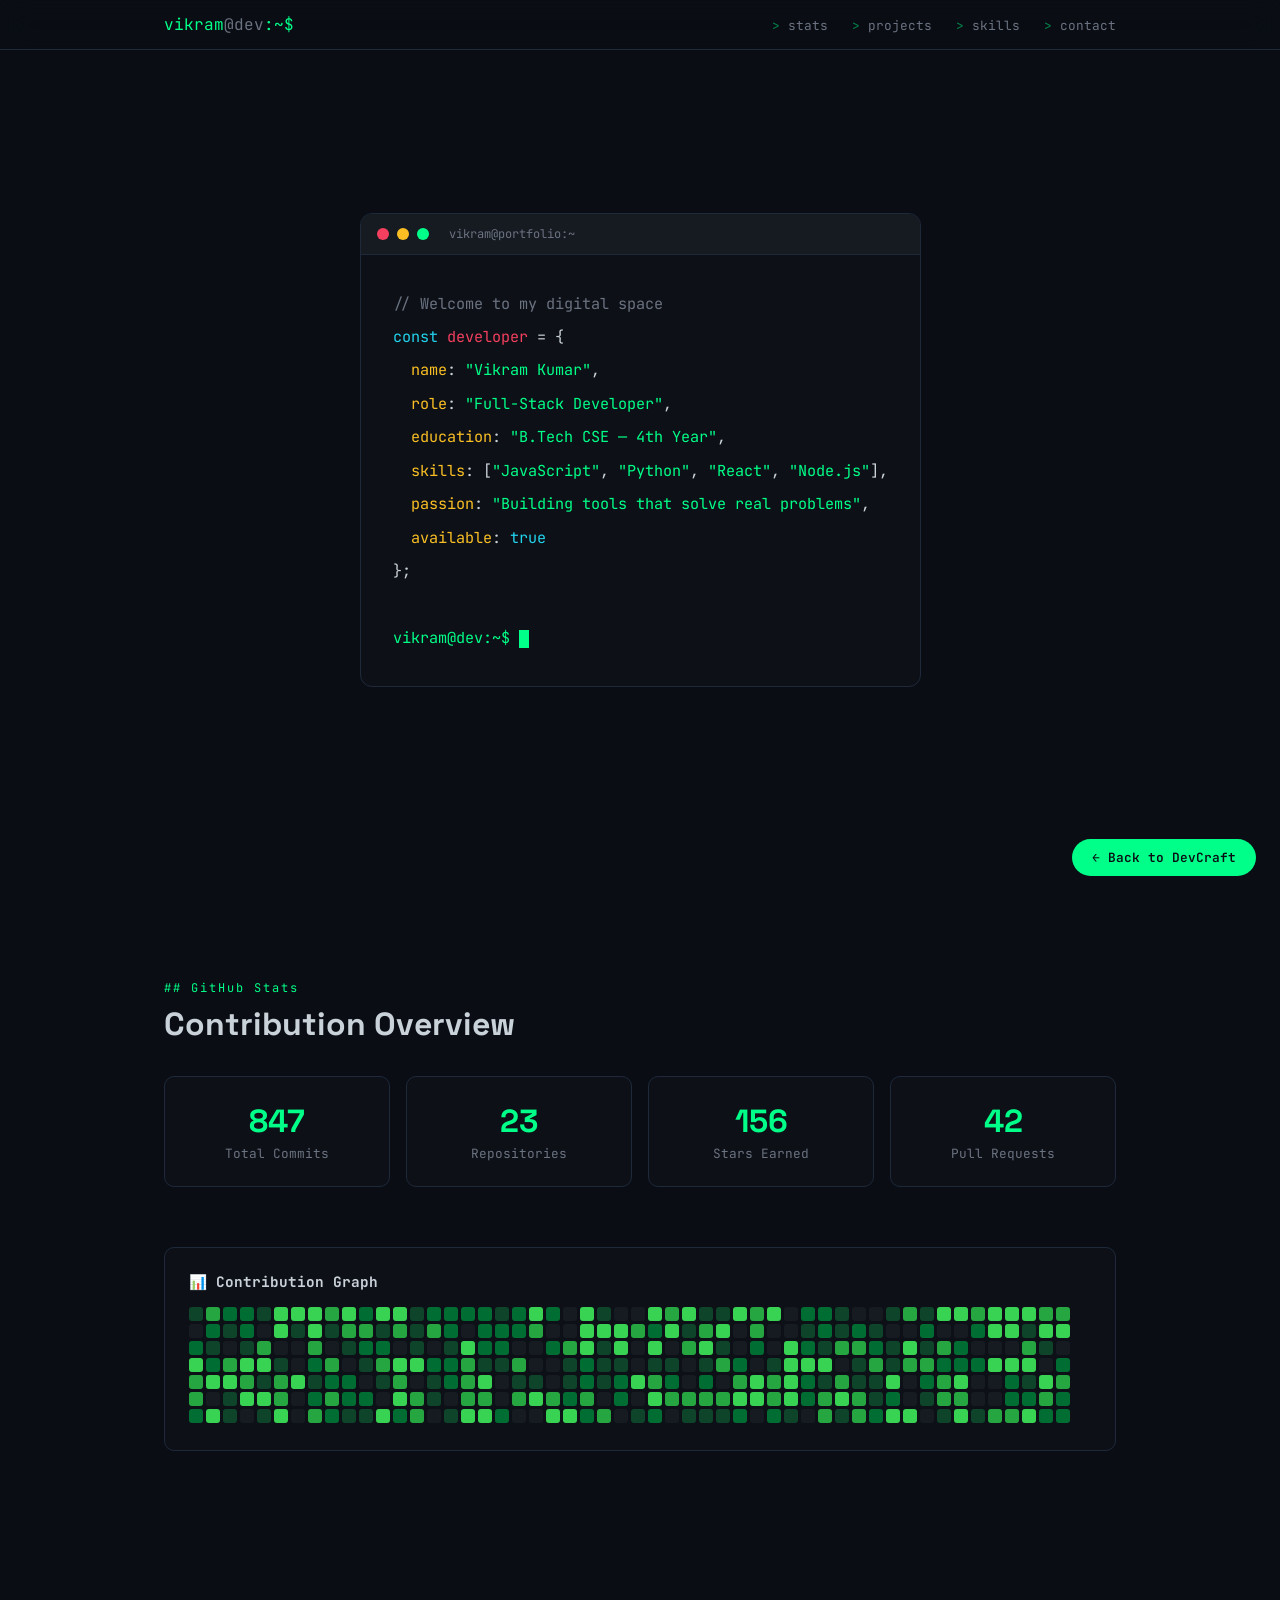
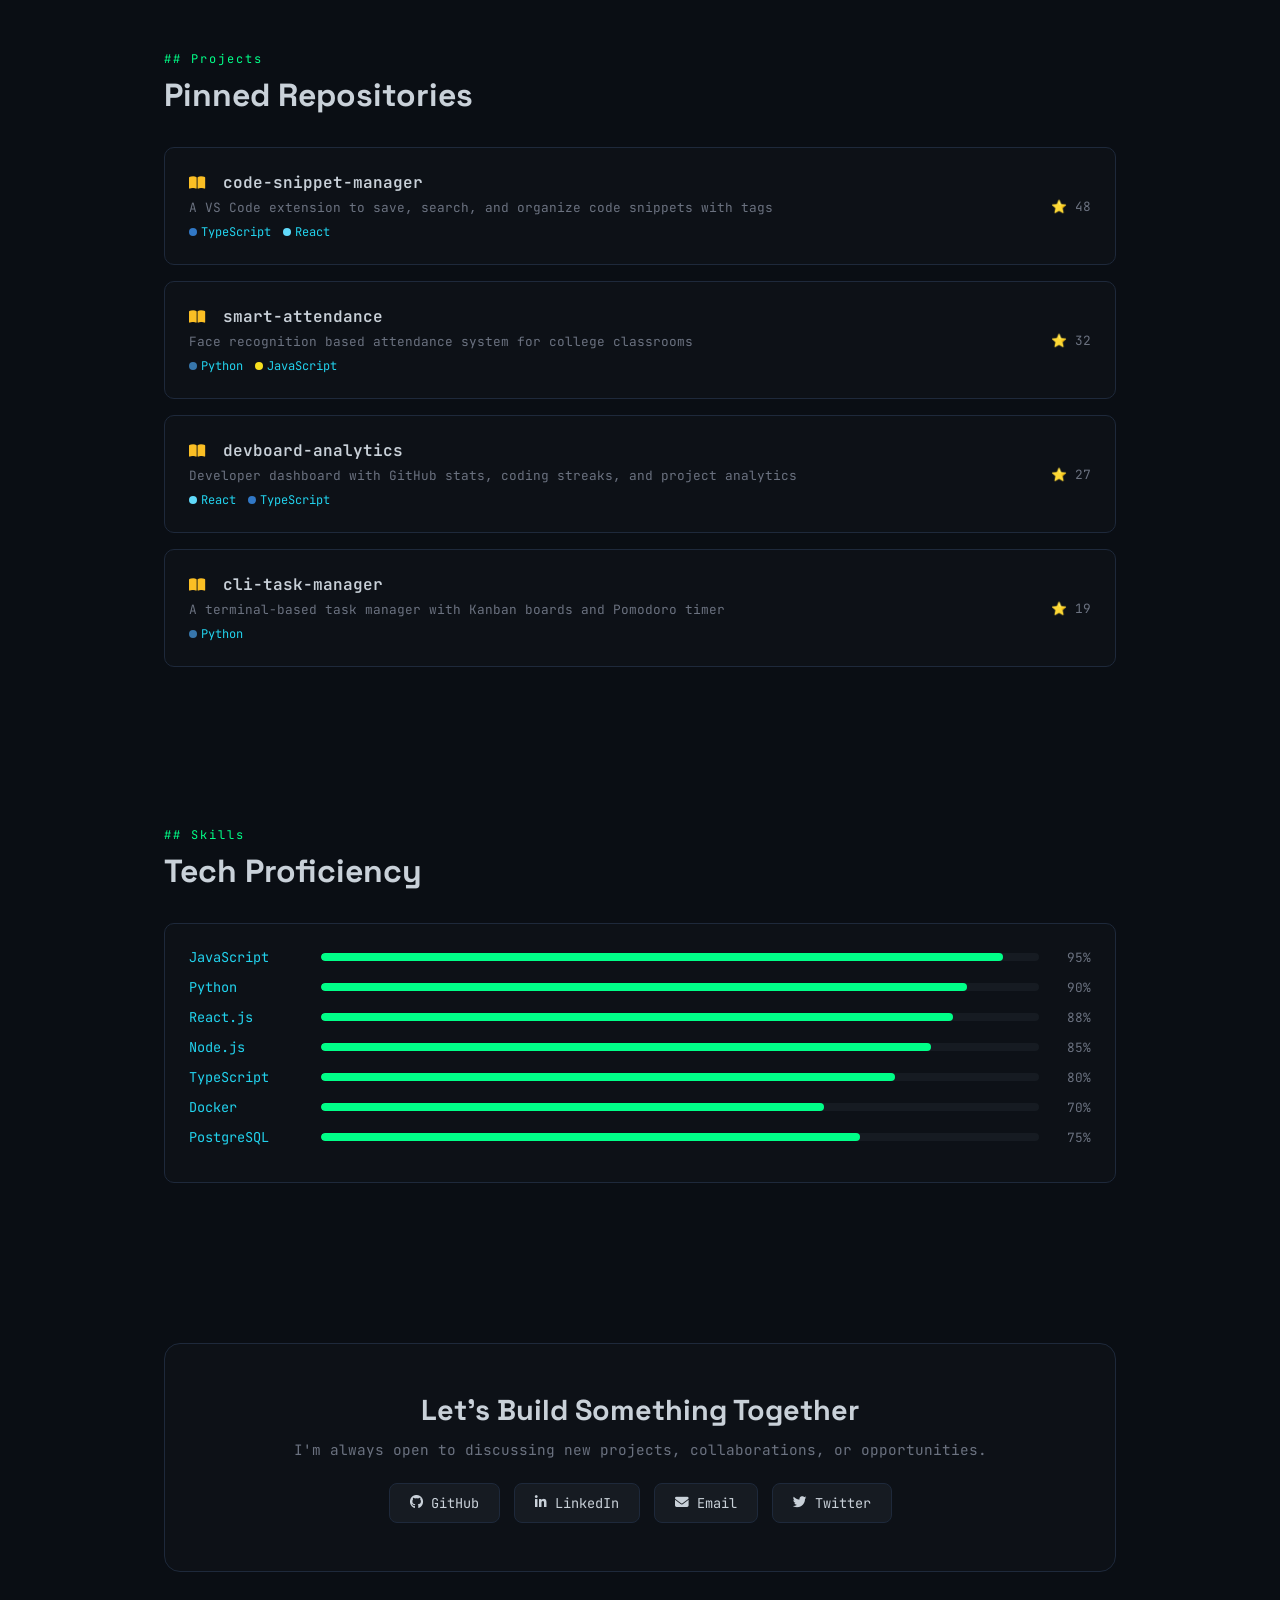
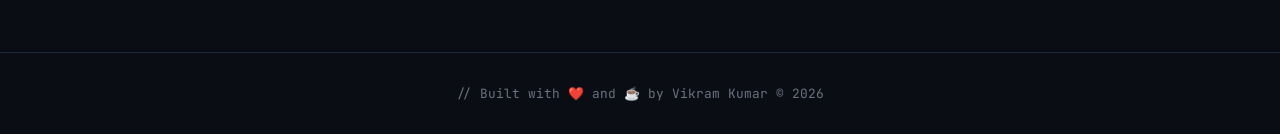
<file: samples/portfolio-terminal.html>
<!DOCTYPE html>
<html lang="en">
<head>
<meta charset="UTF-8">
<meta name="viewport" content="width=device-width, initial-scale=1.0">
<title>Vikram Kumar — Terminal Portfolio</title>
<link href="https://fonts.googleapis.com/css2?family=JetBrains+Mono:wght@300;400;500;600;700&family=Space+Grotesk:wght@600;700&display=swap" rel="stylesheet">
<link rel="stylesheet" href="https://cdnjs.cloudflare.com/ajax/libs/font-awesome/6.5.1/css/all.min.css">
<style>
*{margin:0;padding:0;box-sizing:border-box}
:root{--bg:#0a0e14;--card:#0d1117;--border:#1e293b;--text:#c9d1d9;--muted:#6b7280;--green:#00ff88;--cyan:#22d3ee;--yellow:#fbbf24;--red:#f43f5e}
body{font-family:'JetBrains Mono',monospace;background:var(--bg);color:var(--text);overflow-x:hidden}
html{scroll-behavior:smooth}
.container{max-width:1000px;margin:0 auto;padding:0 24px}

nav{position:fixed;top:0;width:100%;z-index:100;padding:14px 0;background:rgba(10,14,20,.9);backdrop-filter:blur(15px);border-bottom:1px solid var(--border)}
nav .container{display:flex;justify-content:space-between;align-items:center}
nav .logo{font-size:1rem;color:var(--green);text-decoration:none}
nav .logo span{color:var(--muted)}
nav ul{list-style:none;display:flex;gap:24px}
nav ul a{color:var(--muted);text-decoration:none;font-size:.8rem;transition:color .3s}
nav ul a:hover{color:var(--green)}
nav ul a::before{content:'> ';color:var(--green);opacity:.5}

.hero{min-height:100vh;display:flex;align-items:center;padding-top:80px}
.terminal-window{background:var(--card);border:1px solid var(--border);border-radius:12px;width:100%;overflow:hidden}
.terminal-header{background:#161b22;padding:12px 16px;display:flex;align-items:center;gap:8px;border-bottom:1px solid var(--border)}
.terminal-header .dot{width:12px;height:12px;border-radius:50%}
.terminal-header .dot.r{background:var(--red)}.dot.y{background:var(--yellow)}.dot.g{background:var(--green)}
.terminal-header span{color:var(--muted);font-size:.75rem;margin-left:12px}
.terminal-body{padding:32px;line-height:2.2;font-size:.95rem}
.terminal-body .comment{color:var(--muted)}
.terminal-body .keyword{color:var(--cyan)}
.terminal-body .string{color:var(--green)}
.terminal-body .func{color:var(--yellow)}
.terminal-body .var{color:var(--red)}
.terminal-body .prompt{color:var(--green)}
.terminal-body .cursor{display:inline-block;width:10px;height:18px;background:var(--green);animation:blink 1s step-end infinite;vertical-align:text-bottom}
@keyframes blink{0%,100%{opacity:1}50%{opacity:0}}

section{padding:80px 0}
.section-label{color:var(--green);font-size:.75rem;letter-spacing:2px;margin-bottom:8px}
.section-label::before{content:'## '}
.section-title{font-family:'Space Grotesk',sans-serif;font-size:2rem;font-weight:700;margin-bottom:32px;color:var(--text)}

.stats-grid{display:grid;grid-template-columns:repeat(auto-fit,minmax(200px,1fr));gap:16px;margin-bottom:60px}
.stat-card{background:var(--card);border:1px solid var(--border);border-radius:10px;padding:24px;text-align:center}
.stat-card .num{font-size:2rem;font-weight:700;color:var(--green);font-family:'Space Grotesk',sans-serif}
.stat-card p{color:var(--muted);font-size:.8rem;margin-top:4px}

.contrib-graph{background:var(--card);border:1px solid var(--border);border-radius:10px;padding:24px;margin-bottom:40px;overflow-x:auto}
.contrib-graph h4{color:var(--text);font-size:.9rem;margin-bottom:16px}
.graph-row{display:flex;gap:3px;margin-bottom:3px}
.graph-cell{width:14px;height:14px;border-radius:3px;background:#161b22}
.graph-cell.l1{background:#0e4429}.graph-cell.l2{background:#006d32}.graph-cell.l3{background:#26a641}.graph-cell.l4{background:#39d353}

.projects-list{display:flex;flex-direction:column;gap:16px}
.project-item{background:var(--card);border:1px solid var(--border);border-radius:10px;padding:24px;display:flex;justify-content:space-between;align-items:center;transition:border-color .3s,transform .3s}
.project-item:hover{border-color:var(--green);transform:translateX(8px)}
.project-item h3{font-size:1rem;font-weight:600;margin-bottom:6px;color:var(--text)}
.project-item h3 i{color:var(--yellow);margin-right:8px;font-size:.9rem}
.project-item p{color:var(--muted);font-size:.8rem}
.project-item .tech{display:flex;gap:12px;margin-top:8px}
.project-item .tech span{font-size:.75rem;color:var(--cyan);display:flex;align-items:center;gap:4px}
.project-item .tech span::before{content:'';width:8px;height:8px;border-radius:50%;display:inline-block}
.project-item .tech span.js::before{background:#f7df1e}
.project-item .tech span.py::before{background:#3776ab}
.project-item .tech span.ts::before{background:#3178c6}
.project-item .tech span.react::before{background:#61dafb}
.project-item .stars{color:var(--muted);font-size:.8rem;white-space:nowrap}

.skills-terminal{background:var(--card);border:1px solid var(--border);border-radius:10px;padding:24px}
.skill-line{display:flex;align-items:center;gap:12px;margin-bottom:12px;font-size:.85rem}
.skill-line .name{width:120px;color:var(--cyan)}
.skill-line .bar-bg{flex:1;height:8px;background:#161b22;border-radius:4px;overflow:hidden}
.skill-line .bar-fill{height:100%;border-radius:4px;background:var(--green)}
.skill-line .pct{width:40px;text-align:right;color:var(--muted);font-size:.8rem}

.contact{text-align:center}
.contact-box{background:var(--card);border:1px solid var(--border);border-radius:16px;padding:48px}
.contact-box h2{font-family:'Space Grotesk',sans-serif;font-size:1.8rem;margin-bottom:12px}
.contact-box p{color:var(--muted);font-size:.9rem;margin-bottom:24px}
.contact-links{display:flex;justify-content:center;gap:14px;flex-wrap:wrap}
.contact-links a{display:flex;align-items:center;gap:8px;background:#161b22;border:1px solid var(--border);padding:10px 20px;border-radius:8px;color:var(--text);text-decoration:none;font-size:.85rem;transition:all .3s}
.contact-links a:hover{border-color:var(--green);color:var(--green)}

footer{padding:32px 0;text-align:center;border-top:1px solid var(--border);color:var(--muted);font-size:.8rem}

.back-link{position:fixed;bottom:24px;right:24px;background:var(--green);color:var(--bg);padding:10px 20px;border-radius:50px;text-decoration:none;font-size:.8rem;font-weight:600;z-index:100;transition:transform .3s}
.back-link:hover{transform:translateY(-3px)}

@media(max-width:768px){nav ul{display:none}.terminal-body{font-size:.8rem;padding:20px}}
</style>
</head>
<body>
<nav><div class="container"><a href="#" class="logo">vikram<span>@dev</span>:~$</a><ul><li><a href="#stats">stats</a></li><li><a href="#projects">projects</a></li><li><a href="#skills">skills</a></li><li><a href="#contact">contact</a></li></ul></div></nav>

<section class="hero"><div class="container">
<div class="terminal-window">
<div class="terminal-header"><div class="dot r"></div><div class="dot y"></div><div class="dot g"></div><span>vikram@portfolio:~</span></div>
<div class="terminal-body">
<span class="comment">// Welcome to my digital space</span><br>
<span class="keyword">const</span> <span class="var">developer</span> = {<br>
&nbsp;&nbsp;<span class="func">name</span>: <span class="string">"Vikram Kumar"</span>,<br>
&nbsp;&nbsp;<span class="func">role</span>: <span class="string">"Full-Stack Developer"</span>,<br>
&nbsp;&nbsp;<span class="func">education</span>: <span class="string">"B.Tech CSE — 4th Year"</span>,<br>
&nbsp;&nbsp;<span class="func">skills</span>: [<span class="string">"JavaScript"</span>, <span class="string">"Python"</span>, <span class="string">"React"</span>, <span class="string">"Node.js"</span>],<br>
&nbsp;&nbsp;<span class="func">passion</span>: <span class="string">"Building tools that solve real problems"</span>,<br>
&nbsp;&nbsp;<span class="func">available</span>: <span class="keyword">true</span><br>
};<br><br>
<span class="prompt">vikram@dev:~$</span> <span class="cursor"></span>
</div></div></div></section>

<section id="stats"><div class="container">
<div class="section-label">GitHub Stats</div>
<h2 class="section-title">Contribution Overview</h2>
<div class="stats-grid">
  <div class="stat-card"><div class="num">847</div><p>Total Commits</p></div>
  <div class="stat-card"><div class="num">23</div><p>Repositories</p></div>
  <div class="stat-card"><div class="num">156</div><p>Stars Earned</p></div>
  <div class="stat-card"><div class="num">42</div><p>Pull Requests</p></div>
</div>
<div class="contrib-graph">
<h4>📊 Contribution Graph</h4>
<div id="graph"></div>
</div></div></section>

<section id="projects"><div class="container">
<div class="section-label">Projects</div>
<h2 class="section-title">Pinned Repositories</h2>
<div class="projects-list">
  <div class="project-item"><div><h3><i class="fas fa-book-open"></i> code-snippet-manager</h3><p>A VS Code extension to save, search, and organize code snippets with tags</p><div class="tech"><span class="ts">TypeScript</span><span class="react">React</span></div></div><div class="stars">⭐ 48</div></div>
  <div class="project-item"><div><h3><i class="fas fa-book-open"></i> smart-attendance</h3><p>Face recognition based attendance system for college classrooms</p><div class="tech"><span class="py">Python</span><span class="js">JavaScript</span></div></div><div class="stars">⭐ 32</div></div>
  <div class="project-item"><div><h3><i class="fas fa-book-open"></i> devboard-analytics</h3><p>Developer dashboard with GitHub stats, coding streaks, and project analytics</p><div class="tech"><span class="react">React</span><span class="ts">TypeScript</span></div></div><div class="stars">⭐ 27</div></div>
  <div class="project-item"><div><h3><i class="fas fa-book-open"></i> cli-task-manager</h3><p>A terminal-based task manager with Kanban boards and Pomodoro timer</p><div class="tech"><span class="py">Python</span></div></div><div class="stars">⭐ 19</div></div>
</div></div></section>

<section id="skills"><div class="container">
<div class="section-label">Skills</div>
<h2 class="section-title">Tech Proficiency</h2>
<div class="skills-terminal">
  <div class="skill-line"><span class="name">JavaScript</span><div class="bar-bg"><div class="bar-fill" style="width:95%"></div></div><span class="pct">95%</span></div>
  <div class="skill-line"><span class="name">Python</span><div class="bar-bg"><div class="bar-fill" style="width:90%"></div></div><span class="pct">90%</span></div>
  <div class="skill-line"><span class="name">React.js</span><div class="bar-bg"><div class="bar-fill" style="width:88%"></div></div><span class="pct">88%</span></div>
  <div class="skill-line"><span class="name">Node.js</span><div class="bar-bg"><div class="bar-fill" style="width:85%"></div></div><span class="pct">85%</span></div>
  <div class="skill-line"><span class="name">TypeScript</span><div class="bar-bg"><div class="bar-fill" style="width:80%"></div></div><span class="pct">80%</span></div>
  <div class="skill-line"><span class="name">Docker</span><div class="bar-bg"><div class="bar-fill" style="width:70%"></div></div><span class="pct">70%</span></div>
  <div class="skill-line"><span class="name">PostgreSQL</span><div class="bar-bg"><div class="bar-fill" style="width:75%"></div></div><span class="pct">75%</span></div>
</div></div></section>

<section class="contact" id="contact"><div class="container">
<div class="contact-box">
  <h2>Let's Build Something Together</h2>
  <p>I'm always open to discussing new projects, collaborations, or opportunities.</p>
  <div class="contact-links">
    <a href="#"><i class="fab fa-github"></i> GitHub</a>
    <a href="#"><i class="fab fa-linkedin-in"></i> LinkedIn</a>
    <a href="#"><i class="fas fa-envelope"></i> Email</a>
    <a href="#"><i class="fab fa-twitter"></i> Twitter</a>
  </div>
</div></div></section>

<footer><div class="container"><p>// Built with ❤️ and ☕ by Vikram Kumar © 2026</p></div></footer>
<a href="../index.html" class="back-link">← Back to DevCraft</a>

<script>
// Generate contribution graph
const graph = document.getElementById('graph');
const levels = ['','l1','l2','l3','l4'];
for(let r = 0; r < 7; r++){
  const row = document.createElement('div');
  row.className = 'graph-row';
  for(let c = 0; c < 52; c++){
    const cell = document.createElement('div');
    cell.className = 'graph-cell ' + levels[Math.floor(Math.random()*5)];
    row.appendChild(cell);
  }
  graph.appendChild(row);
}
</script>
</body>
</html>
</file>
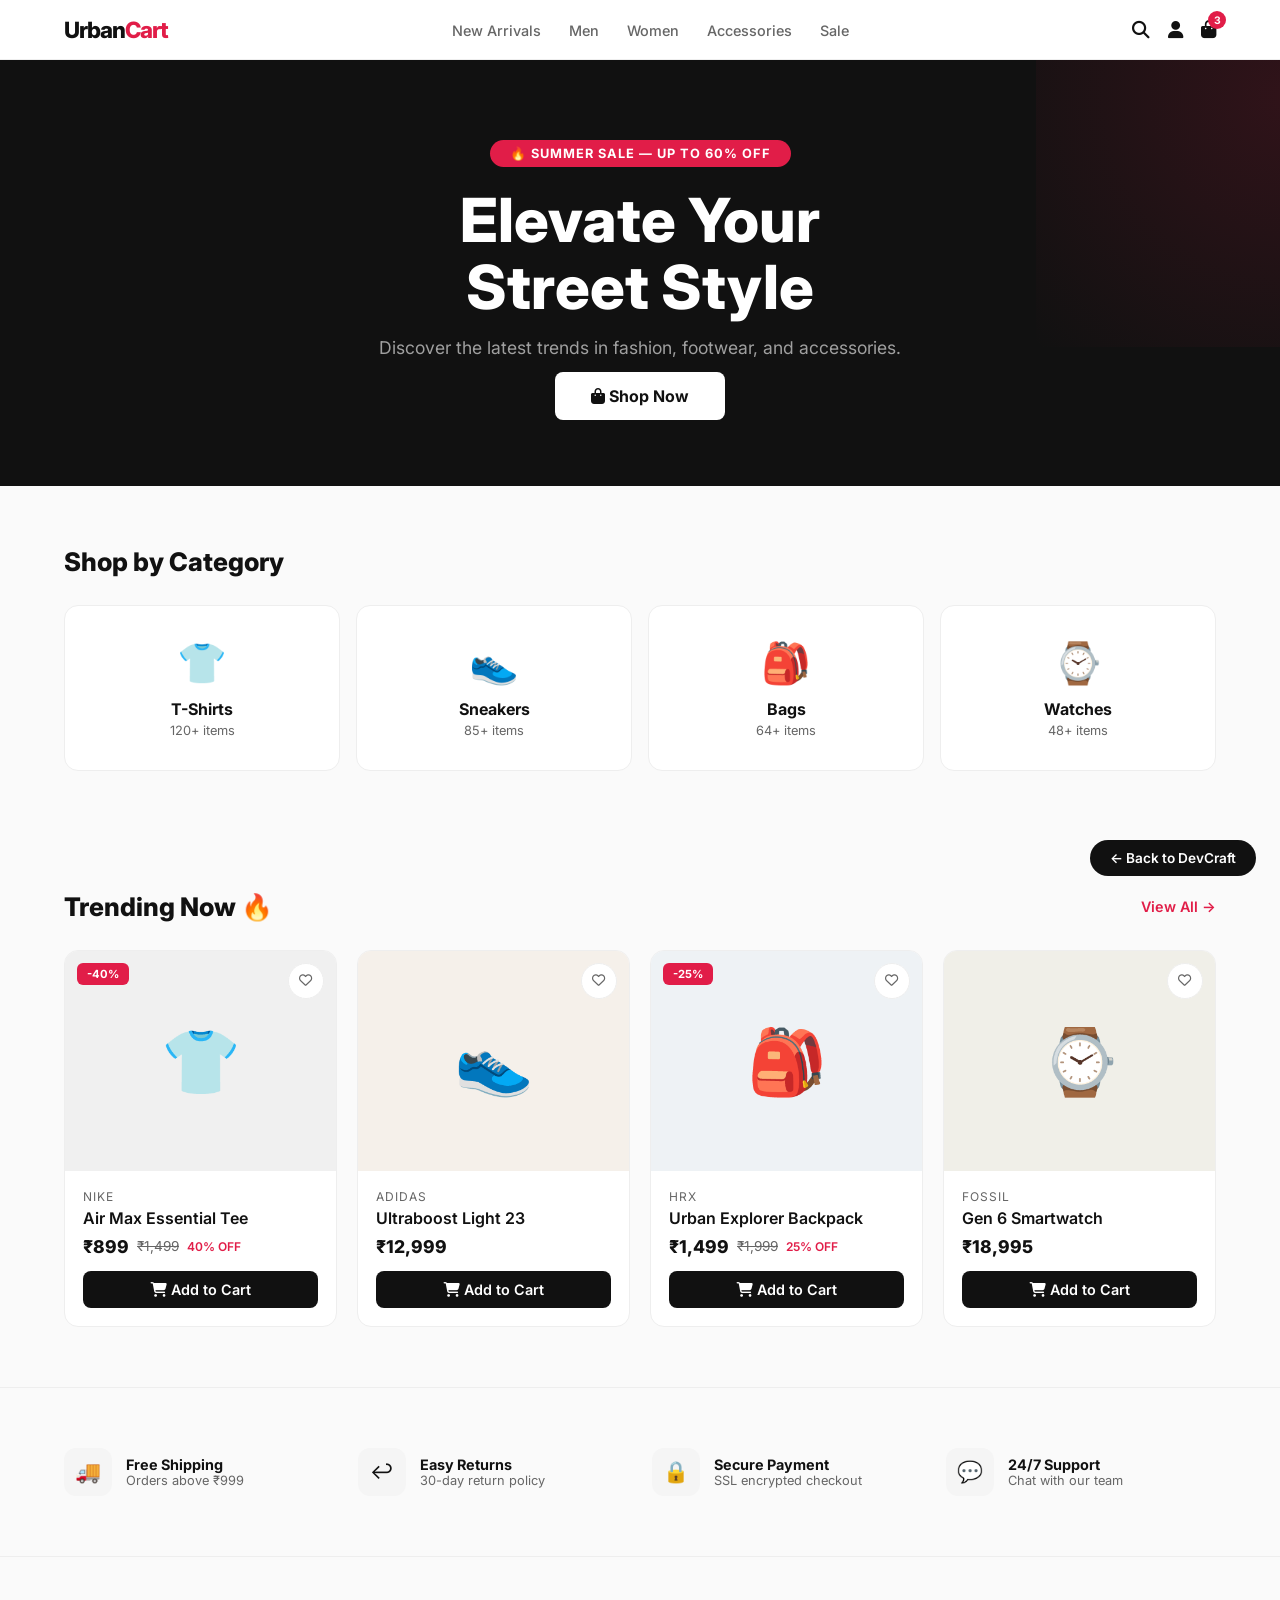
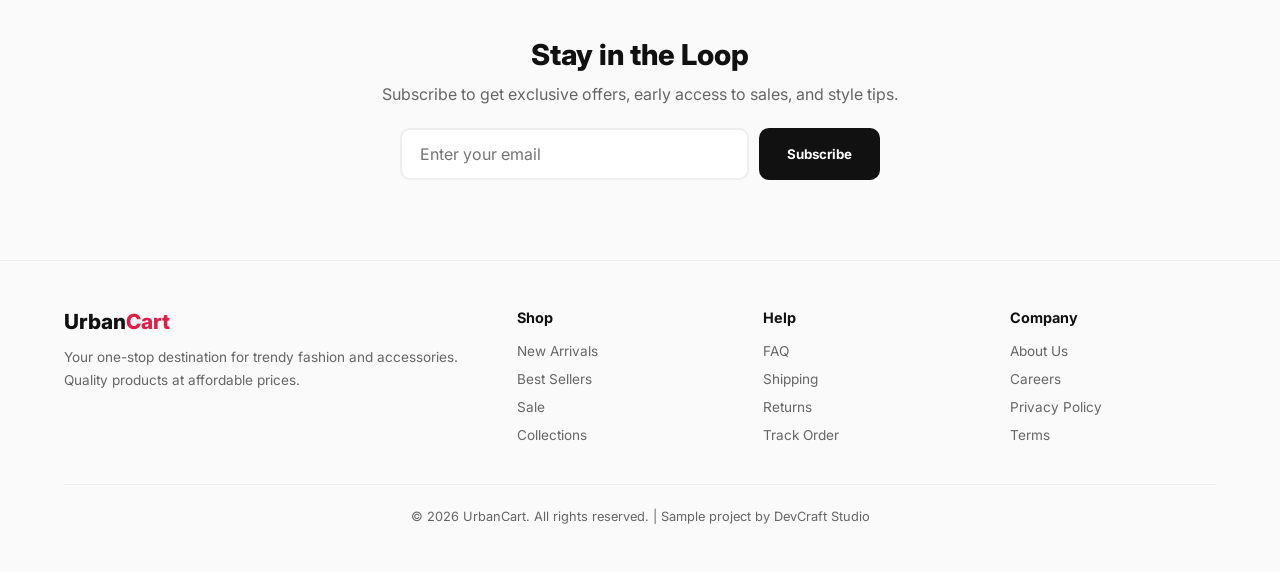
<file: samples/project-ecommerce.html>
<!DOCTYPE html>
<html lang="en">
<head>
<meta charset="UTF-8">
<meta name="viewport" content="width=device-width, initial-scale=1.0">
<title>UrbanCart — Modern E-Commerce Store</title>
<link href="https://fonts.googleapis.com/css2?family=Inter:wght@300;400;500;600;700;800&display=swap" rel="stylesheet">
<link rel="stylesheet" href="https://cdnjs.cloudflare.com/ajax/libs/font-awesome/6.5.1/css/all.min.css">
<style>
*{margin:0;padding:0;box-sizing:border-box}
:root{--bg:#fafafa;--card:#fff;--text:#111;--muted:#666;--accent:#111;--highlight:#e11d48;--border:#eee}
body{font-family:'Inter',sans-serif;background:var(--bg);color:var(--text);overflow-x:hidden}
html{scroll-behavior:smooth}
.container{max-width:1200px;margin:0 auto;padding:0 24px}

/* NAV */
nav{position:sticky;top:0;z-index:100;background:#fff;border-bottom:1px solid var(--border);padding:16px 0}
nav .container{display:flex;justify-content:space-between;align-items:center}
nav .logo{font-size:1.4rem;font-weight:800;text-decoration:none;color:var(--text);letter-spacing:-1px}
nav .logo span{color:var(--highlight)}
nav .nav-center{display:flex;gap:28px;list-style:none}
nav .nav-center a{color:var(--muted);text-decoration:none;font-size:.9rem;font-weight:500;transition:color .3s}
nav .nav-center a:hover{color:var(--text)}
nav .nav-right{display:flex;gap:18px;align-items:center}
nav .nav-right a{color:var(--text);text-decoration:none;font-size:1.1rem;position:relative}
.cart-count{position:absolute;top:-8px;right:-10px;background:var(--highlight);color:#fff;font-size:.65rem;width:18px;height:18px;border-radius:50%;display:flex;align-items:center;justify-content:center;font-weight:700}

/* HERO BANNER */
.hero-banner{background:#111;color:#fff;padding:80px 0;text-align:center;position:relative;overflow:hidden}
.hero-banner::before{content:'';position:absolute;top:-50%;right:-20%;width:500px;height:500px;background:radial-gradient(circle,rgba(225,29,72,.15),transparent);pointer-events:none}
.hero-banner .sale-tag{display:inline-block;background:var(--highlight);color:#fff;padding:6px 20px;border-radius:50px;font-size:.8rem;font-weight:700;margin-bottom:20px;letter-spacing:1px}
.hero-banner h1{font-size:clamp(2.4rem,5vw,3.8rem);font-weight:800;line-height:1.1;margin-bottom:16px}
.hero-banner p{color:rgba(255,255,255,.6);font-size:1.1rem;margin-bottom:28px}
.btn-shop{background:#fff;color:#111;padding:14px 36px;border-radius:8px;text-decoration:none;font-weight:700;transition:transform .3s}
.btn-shop:hover{transform:translateY(-3px)}

/* CATEGORIES */
.categories{padding:60px 0}
.categories h2{font-size:1.6rem;font-weight:800;margin-bottom:28px}
.cat-grid{display:grid;grid-template-columns:repeat(4,1fr);gap:16px}
.cat-card{background:#fff;border:1px solid var(--border);border-radius:14px;padding:32px 20px;text-align:center;transition:transform .3s,box-shadow .3s;cursor:pointer}
.cat-card:hover{transform:translateY(-4px);box-shadow:0 8px 24px rgba(0,0,0,.06)}
.cat-card .cat-icon{font-size:2.5rem;margin-bottom:12px}
.cat-card h3{font-size:1rem;font-weight:700}
.cat-card p{color:var(--muted);font-size:.8rem;margin-top:4px}

/* PRODUCTS */
.products{padding:60px 0}
.products-header{display:flex;justify-content:space-between;align-items:center;margin-bottom:28px}
.products-header h2{font-size:1.6rem;font-weight:800}
.products-header a{color:var(--highlight);text-decoration:none;font-size:.9rem;font-weight:600}
.product-grid{display:grid;grid-template-columns:repeat(4,1fr);gap:20px}
.product-card{background:#fff;border:1px solid var(--border);border-radius:14px;overflow:hidden;transition:transform .3s,box-shadow .3s}
.product-card:hover{transform:translateY(-6px);box-shadow:0 12px 30px rgba(0,0,0,.08)}
.product-img{height:220px;display:flex;align-items:center;justify-content:center;font-size:4rem;background:#f5f5f5;position:relative}
.product-img .badge-sale{position:absolute;top:12px;left:12px;background:var(--highlight);color:#fff;padding:4px 10px;border-radius:6px;font-size:.7rem;font-weight:700}
.product-img .wishlist{position:absolute;top:12px;right:12px;width:36px;height:36px;border-radius:50%;background:#fff;border:1px solid var(--border);display:flex;align-items:center;justify-content:center;cursor:pointer;transition:all .3s;font-size:.85rem;color:var(--muted)}
.product-img .wishlist:hover{color:var(--highlight);border-color:var(--highlight)}
.product-body{padding:18px}
.product-body .brand{color:var(--muted);font-size:.75rem;text-transform:uppercase;letter-spacing:1px;margin-bottom:4px}
.product-body h3{font-size:1rem;font-weight:600;margin-bottom:8px}
.product-body .price-row{display:flex;align-items:center;gap:8px}
.product-body .new-price{font-size:1.1rem;font-weight:800}
.product-body .old-price{font-size:.85rem;color:var(--muted);text-decoration:line-through}
.product-body .discount{font-size:.75rem;color:var(--highlight);font-weight:600}
.product-body .add-btn{display:block;width:100%;margin-top:14px;padding:10px;background:#111;color:#fff;border:none;border-radius:8px;font-family:inherit;font-weight:600;font-size:.9rem;cursor:pointer;transition:background .3s}
.product-body .add-btn:hover{background:var(--highlight)}

/* FEATURES BAR */
.features-bar{padding:60px 0;border-top:1px solid var(--border);border-bottom:1px solid var(--border)}
.features-row{display:grid;grid-template-columns:repeat(4,1fr);gap:24px}
.feat-item{display:flex;align-items:center;gap:14px}
.feat-item .feat-icon{width:48px;height:48px;border-radius:12px;background:#f5f5f5;display:flex;align-items:center;justify-content:center;font-size:1.3rem}
.feat-item h4{font-size:.9rem;font-weight:700}
.feat-item p{color:var(--muted);font-size:.8rem}

/* NEWSLETTER */
.newsletter{padding:80px 0;text-align:center}
.newsletter h2{font-size:1.8rem;font-weight:800;margin-bottom:12px}
.newsletter p{color:var(--muted);margin-bottom:24px;font-size:1rem}
.newsletter-form{display:flex;max-width:480px;margin:0 auto;gap:10px}
.newsletter-form input{flex:1;padding:14px 18px;border:2px solid var(--border);border-radius:10px;font-size:1rem;font-family:inherit}
.newsletter-form input:focus{outline:none;border-color:#111}
.newsletter-form button{background:#111;color:#fff;padding:14px 28px;border:none;border-radius:10px;font-weight:700;font-family:inherit;cursor:pointer;transition:background .3s}
.newsletter-form button:hover{background:var(--highlight)}

footer{padding:48px 0;border-top:1px solid var(--border)}
.footer-grid{display:grid;grid-template-columns:2fr 1fr 1fr 1fr;gap:40px;margin-bottom:32px}
.footer-brand .logo{font-size:1.3rem;font-weight:800;display:block;margin-bottom:12px;color:var(--text);text-decoration:none}
.footer-brand .logo span{color:var(--highlight)}
.footer-brand p{color:var(--muted);font-size:.85rem;line-height:1.7}
.footer-col h4{font-size:.9rem;font-weight:700;margin-bottom:14px}
.footer-col ul{list-style:none}
.footer-col ul li{margin-bottom:8px}
.footer-col ul li a{color:var(--muted);text-decoration:none;font-size:.85rem;transition:color .3s}
.footer-col ul li a:hover{color:var(--text)}
.footer-bottom{text-align:center;padding-top:24px;border-top:1px solid var(--border);color:var(--muted);font-size:.8rem}

.back-link{position:fixed;bottom:24px;right:24px;background:#111;color:#fff;padding:10px 20px;border-radius:50px;text-decoration:none;font-size:.85rem;font-weight:600;z-index:100;transition:transform .3s}
.back-link:hover{transform:translateY(-3px)}

@media(max-width:768px){.product-grid,.cat-grid{grid-template-columns:1fr 1fr}.features-row{grid-template-columns:1fr 1fr}.footer-grid{grid-template-columns:1fr 1fr}.team-grid{grid-template-columns:1fr 1fr}nav .nav-center{display:none}}
</style>
</head>
<body>
<nav><div class="container">
  <a href="#" class="logo">Urban<span>Cart</span></a>
  <ul class="nav-center"><li><a href="#">New Arrivals</a></li><li><a href="#">Men</a></li><li><a href="#">Women</a></li><li><a href="#">Accessories</a></li><li><a href="#">Sale</a></li></ul>
  <div class="nav-right"><a href="#"><i class="fas fa-search"></i></a><a href="#"><i class="fas fa-user"></i></a><a href="#"><i class="fas fa-shopping-bag"></i><span class="cart-count">3</span></a></div>
</div></nav>

<section class="hero-banner"><div class="container">
  <div class="sale-tag">🔥 SUMMER SALE — UP TO 60% OFF</div>
  <h1>Elevate Your<br>Street Style</h1>
  <p>Discover the latest trends in fashion, footwear, and accessories.</p>
  <a href="#" class="btn-shop"><i class="fas fa-shopping-bag"></i> Shop Now</a>
</div></section>

<section class="categories"><div class="container">
<h2>Shop by Category</h2>
<div class="cat-grid">
  <div class="cat-card"><div class="cat-icon">👕</div><h3>T-Shirts</h3><p>120+ items</p></div>
  <div class="cat-card"><div class="cat-icon">👟</div><h3>Sneakers</h3><p>85+ items</p></div>
  <div class="cat-card"><div class="cat-icon">🎒</div><h3>Bags</h3><p>64+ items</p></div>
  <div class="cat-card"><div class="cat-icon">⌚</div><h3>Watches</h3><p>48+ items</p></div>
</div></div></section>

<section class="products"><div class="container">
<div class="products-header"><h2>Trending Now 🔥</h2><a href="#">View All →</a></div>
<div class="product-grid">
  <div class="product-card"><div class="product-img" style="background:#f0f0f0"><span class="badge-sale">-40%</span><span class="wishlist"><i class="far fa-heart"></i></span>👕</div><div class="product-body"><div class="brand">Nike</div><h3>Air Max Essential Tee</h3><div class="price-row"><span class="new-price">₹899</span><span class="old-price">₹1,499</span><span class="discount">40% OFF</span></div><button class="add-btn"><i class="fas fa-shopping-cart"></i> Add to Cart</button></div></div>
  <div class="product-card"><div class="product-img" style="background:#f5f0ea"><span class="wishlist"><i class="far fa-heart"></i></span>👟</div><div class="product-body"><div class="brand">Adidas</div><h3>Ultraboost Light 23</h3><div class="price-row"><span class="new-price">₹12,999</span></div><button class="add-btn"><i class="fas fa-shopping-cart"></i> Add to Cart</button></div></div>
  <div class="product-card"><div class="product-img" style="background:#eef2f5"><span class="badge-sale">-25%</span><span class="wishlist"><i class="far fa-heart"></i></span>🎒</div><div class="product-body"><div class="brand">HRX</div><h3>Urban Explorer Backpack</h3><div class="price-row"><span class="new-price">₹1,499</span><span class="old-price">₹1,999</span><span class="discount">25% OFF</span></div><button class="add-btn"><i class="fas fa-shopping-cart"></i> Add to Cart</button></div></div>
  <div class="product-card"><div class="product-img" style="background:#f0efe8"><span class="wishlist"><i class="far fa-heart"></i></span>⌚</div><div class="product-body"><div class="brand">Fossil</div><h3>Gen 6 Smartwatch</h3><div class="price-row"><span class="new-price">₹18,995</span></div><button class="add-btn"><i class="fas fa-shopping-cart"></i> Add to Cart</button></div></div>
</div></div></section>

<section class="features-bar"><div class="container">
<div class="features-row">
  <div class="feat-item"><div class="feat-icon">🚚</div><div><h4>Free Shipping</h4><p>Orders above ₹999</p></div></div>
  <div class="feat-item"><div class="feat-icon">↩️</div><div><h4>Easy Returns</h4><p>30-day return policy</p></div></div>
  <div class="feat-item"><div class="feat-icon">🔒</div><div><h4>Secure Payment</h4><p>SSL encrypted checkout</p></div></div>
  <div class="feat-item"><div class="feat-icon">💬</div><div><h4>24/7 Support</h4><p>Chat with our team</p></div></div>
</div></div></section>

<section class="newsletter"><div class="container">
<h2>Stay in the Loop</h2>
<p>Subscribe to get exclusive offers, early access to sales, and style tips.</p>
<div class="newsletter-form"><input type="email" placeholder="Enter your email"><button>Subscribe</button></div>
</div></section>

<footer><div class="container">
<div class="footer-grid">
  <div class="footer-brand"><a href="#" class="logo">Urban<span>Cart</span></a><p>Your one-stop destination for trendy fashion and accessories. Quality products at affordable prices.</p></div>
  <div class="footer-col"><h4>Shop</h4><ul><li><a href="#">New Arrivals</a></li><li><a href="#">Best Sellers</a></li><li><a href="#">Sale</a></li><li><a href="#">Collections</a></li></ul></div>
  <div class="footer-col"><h4>Help</h4><ul><li><a href="#">FAQ</a></li><li><a href="#">Shipping</a></li><li><a href="#">Returns</a></li><li><a href="#">Track Order</a></li></ul></div>
  <div class="footer-col"><h4>Company</h4><ul><li><a href="#">About Us</a></li><li><a href="#">Careers</a></li><li><a href="#">Privacy Policy</a></li><li><a href="#">Terms</a></li></ul></div>
</div>
<div class="footer-bottom"><p>© 2026 UrbanCart. All rights reserved. | Sample project by DevCraft Studio</p></div>
</div></footer>

<a href="../index.html" class="back-link">← Back to DevCraft</a>

<script>
// Add to cart interaction
document.querySelectorAll('.add-btn').forEach(btn=>{
  btn.addEventListener('click',function(){
    this.innerHTML='<i class="fas fa-check"></i> Added!';
    this.style.background='#16a34a';
    setTimeout(()=>{this.innerHTML='<i class="fas fa-shopping-cart"></i> Add to Cart';this.style.background='';},2000);
  });
});
// Wishlist toggle
document.querySelectorAll('.wishlist').forEach(w=>{
  w.addEventListener('click',function(){
    const icon=this.querySelector('i');
    icon.classList.toggle('far');icon.classList.toggle('fas');
    this.style.color=icon.classList.contains('fas')?'var(--highlight)':'';
  });
});
</script>
</body>
</html>
</file>
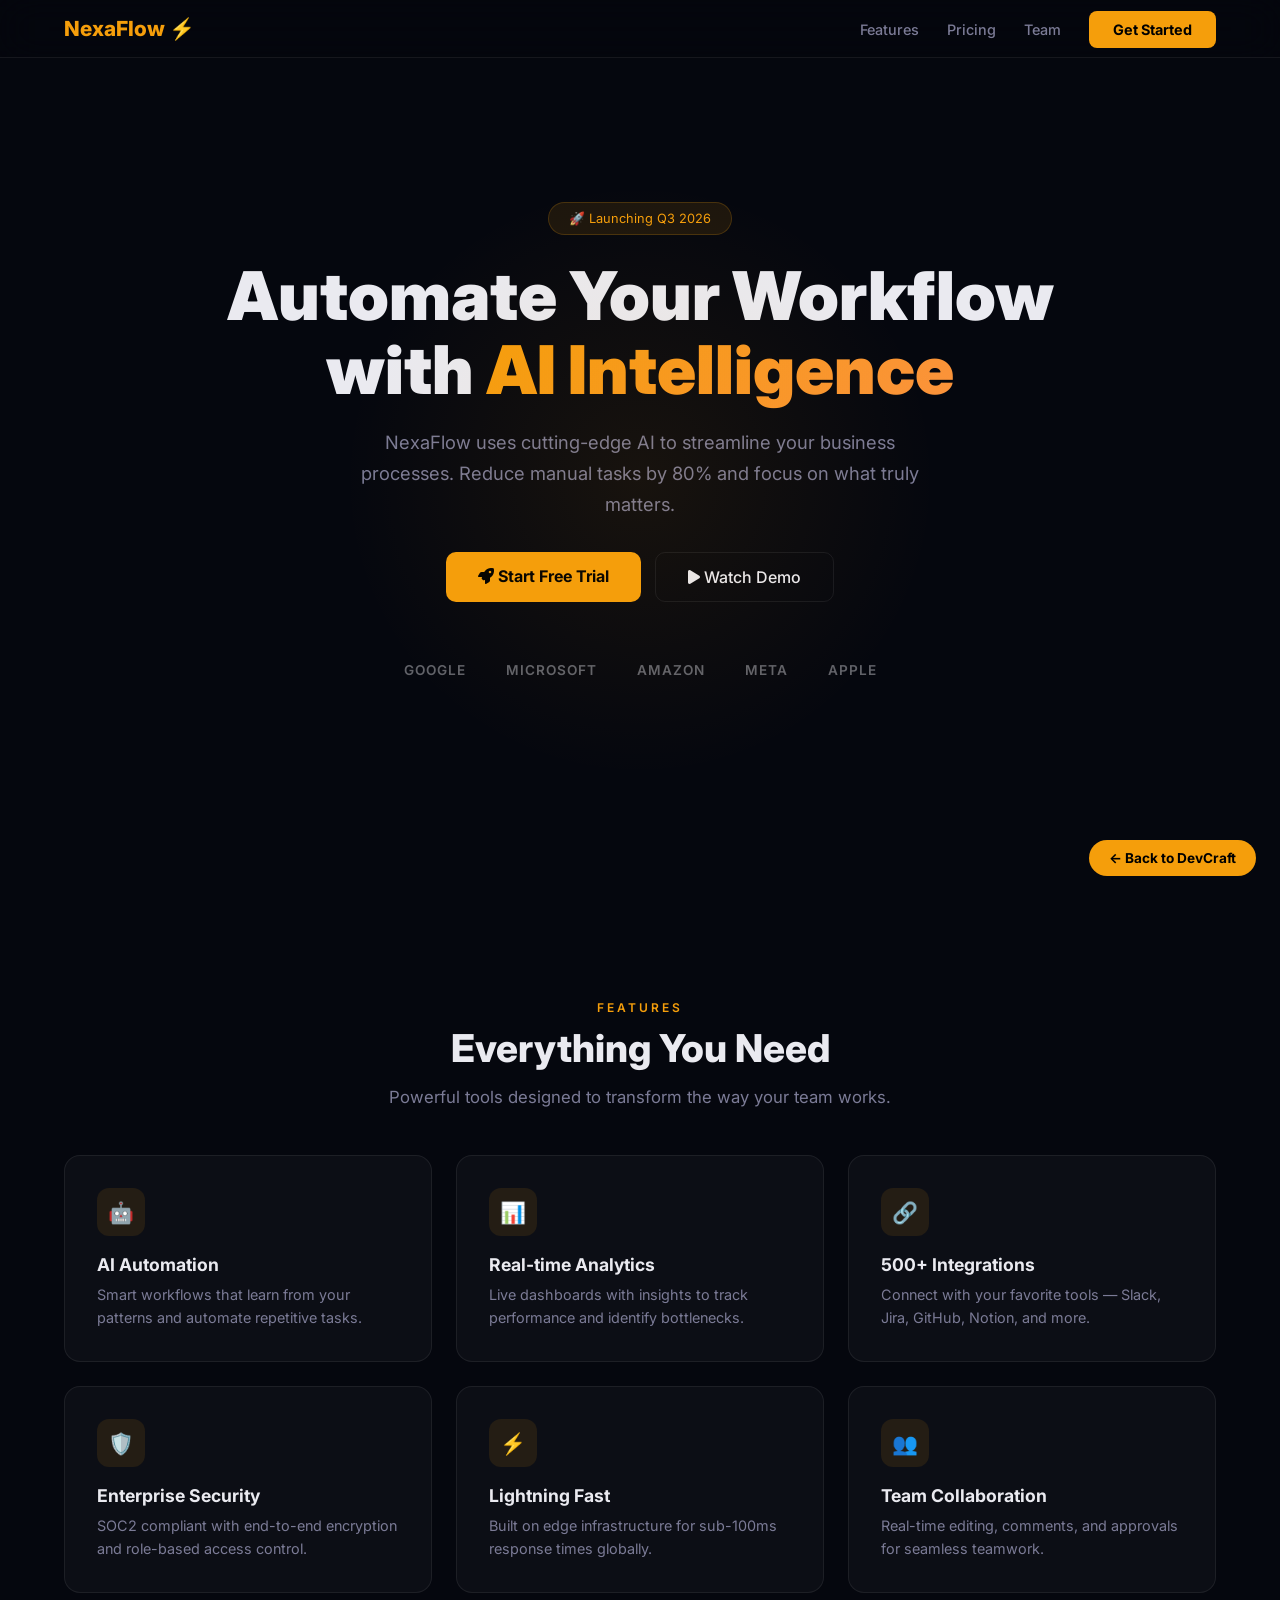
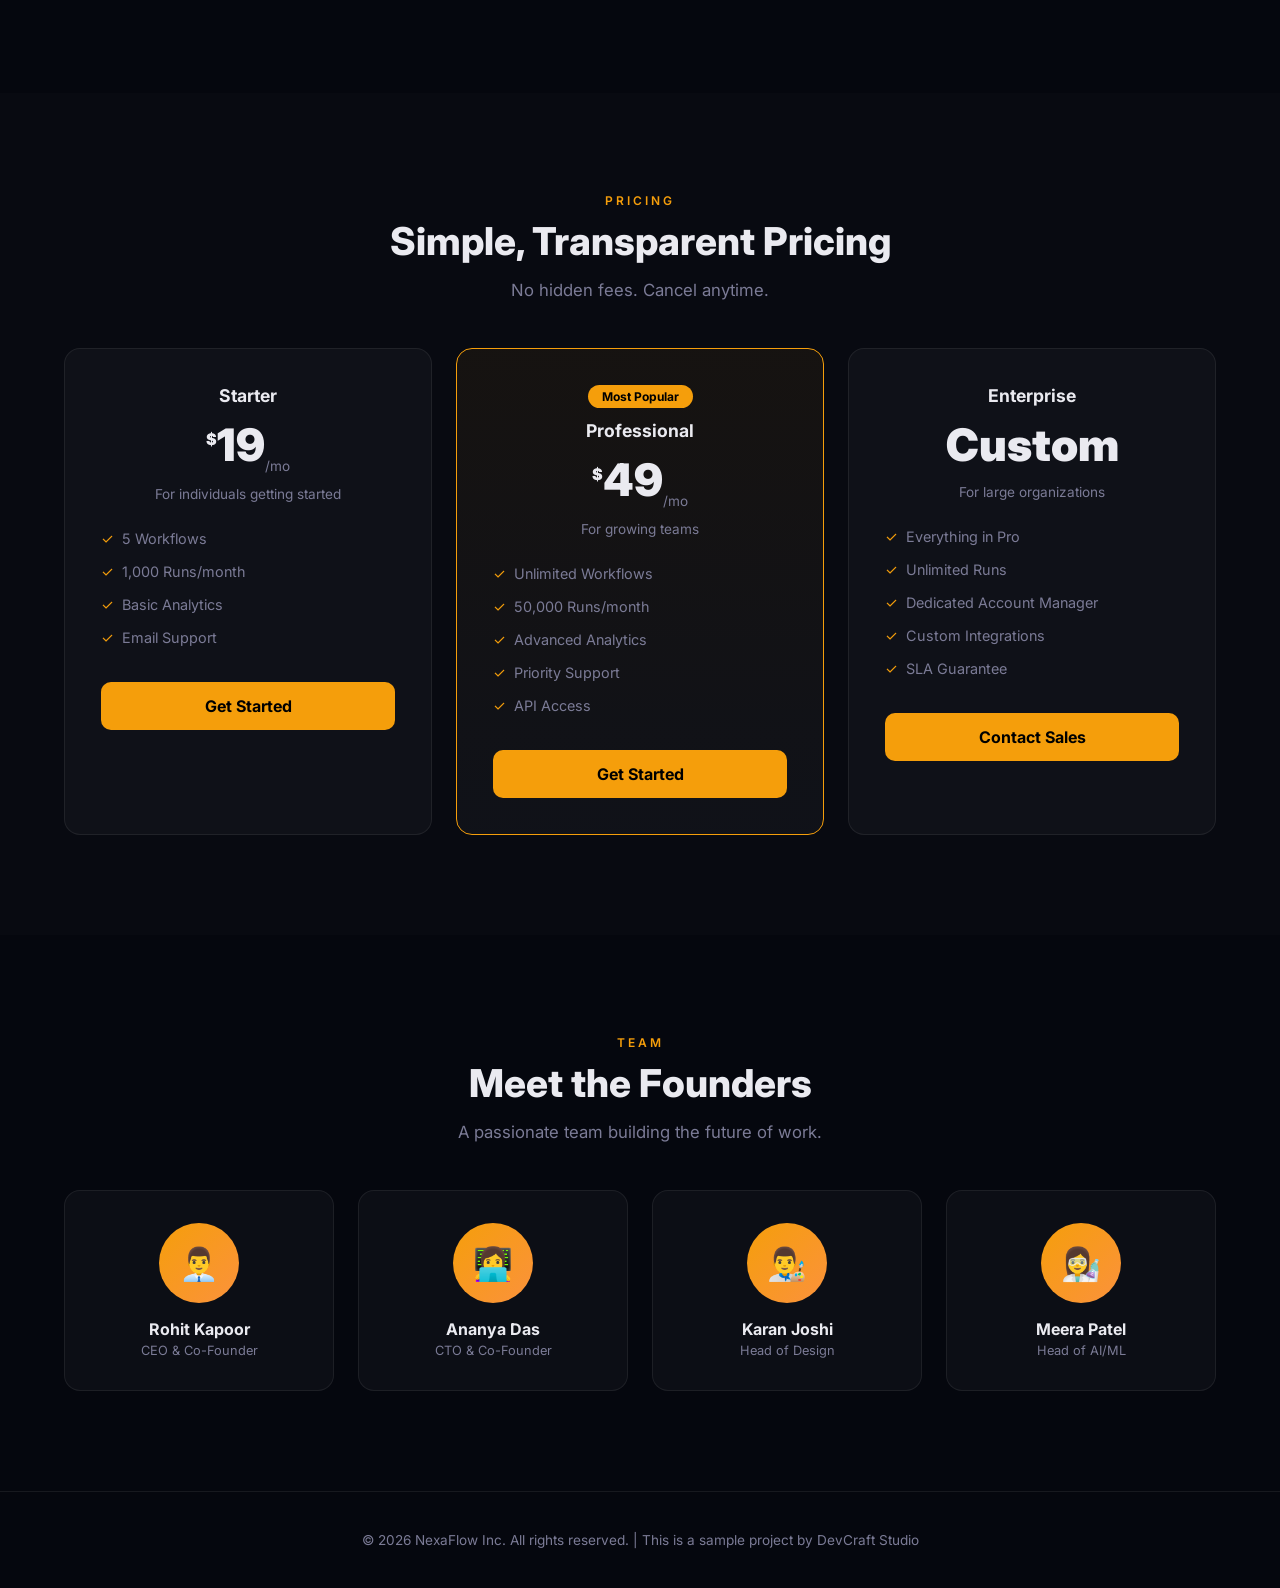
<file: samples/project-startup.html>
<!DOCTYPE html>
<html lang="en">
<head>
<meta charset="UTF-8">
<meta name="viewport" content="width=device-width, initial-scale=1.0">
<title>NexaFlow — AI-Powered Workflow Automation</title>
<link href="https://fonts.googleapis.com/css2?family=Inter:wght@300;400;500;600;700;800;900&display=swap" rel="stylesheet">
<link rel="stylesheet" href="https://cdnjs.cloudflare.com/ajax/libs/font-awesome/6.5.1/css/all.min.css">
<style>
*{margin:0;padding:0;box-sizing:border-box}
:root{--bg:#05070e;--card:rgba(255,255,255,.03);--border:rgba(255,255,255,.07);--text:#eaeaf0;--muted:#7b7b96;--gold:#f59e0b;--blue:#3b82f6;--gradient:linear-gradient(135deg,#1e3a5f,#0d1b2a)}
body{font-family:'Inter',sans-serif;background:var(--bg);color:var(--text);overflow-x:hidden}
html{scroll-behavior:smooth}
.container{max-width:1200px;margin:0 auto;padding:0 24px}

nav{position:fixed;top:0;width:100%;z-index:100;padding:16px 0;background:rgba(5,7,14,.85);backdrop-filter:blur(20px);border-bottom:1px solid var(--border)}
nav .container{display:flex;justify-content:space-between;align-items:center}
nav .logo{font-size:1.3rem;font-weight:800;text-decoration:none;color:var(--gold)}
nav ul{list-style:none;display:flex;gap:28px;align-items:center}
nav ul a{color:var(--muted);text-decoration:none;font-size:.9rem;font-weight:500;transition:color .3s}
nav ul a:hover{color:var(--text)}
.nav-btn{background:var(--gold)!important;color:#000!important;padding:10px 24px;border-radius:8px;font-weight:700!important}

.hero{min-height:100vh;display:flex;align-items:center;padding-top:80px;text-align:center;position:relative}
.hero::before{content:'';position:absolute;top:20%;left:50%;transform:translateX(-50%);width:600px;height:600px;background:radial-gradient(circle,rgba(245,158,11,.08),transparent 70%);pointer-events:none}
.hero .badge{display:inline-flex;align-items:center;gap:8px;background:rgba(245,158,11,.1);border:1px solid rgba(245,158,11,.2);padding:8px 20px;border-radius:50px;font-size:.8rem;color:var(--gold);margin-bottom:24px}
.hero h1{font-size:clamp(2.5rem,5.5vw,4.2rem);font-weight:900;line-height:1.1;margin-bottom:20px}
.hero h1 span{background:linear-gradient(135deg,var(--gold),#fb923c);-webkit-background-clip:text;-webkit-text-fill-color:transparent}
.hero p{color:var(--muted);font-size:1.15rem;max-width:600px;margin:0 auto 32px;line-height:1.7}
.hero-btns{display:flex;gap:14px;justify-content:center}
.btn-gold{background:var(--gold);color:#000;padding:14px 32px;border-radius:10px;text-decoration:none;font-weight:700;transition:transform .3s,box-shadow .3s}
.btn-gold:hover{transform:translateY(-3px);box-shadow:0 12px 30px rgba(245,158,11,.3)}
.btn-ghost{border:1px solid var(--border);color:var(--text);padding:14px 32px;border-radius:10px;text-decoration:none;font-weight:500;transition:background .3s}
.btn-ghost:hover{background:rgba(255,255,255,.05)}
.hero-logos{display:flex;justify-content:center;gap:40px;margin-top:60px;opacity:.4}
.hero-logos span{font-size:.85rem;font-weight:600;letter-spacing:1px}

section{padding:100px 0}
.section-label{color:var(--gold);font-size:.75rem;text-transform:uppercase;letter-spacing:3px;font-weight:600;margin-bottom:10px;text-align:center}
.section-title{font-size:2.4rem;font-weight:800;margin-bottom:16px;text-align:center}
.section-sub{color:var(--muted);text-align:center;max-width:550px;margin:0 auto 48px;font-size:1.05rem}

.features-grid{display:grid;grid-template-columns:repeat(3,1fr);gap:24px}
.feature-card{background:var(--card);border:1px solid var(--border);border-radius:16px;padding:32px;transition:transform .4s,border-color .4s}
.feature-card:hover{transform:translateY(-6px);border-color:rgba(245,158,11,.3)}
.feature-card .icon{width:48px;height:48px;border-radius:12px;background:rgba(245,158,11,.1);display:flex;align-items:center;justify-content:center;font-size:1.3rem;margin-bottom:18px}
.feature-card h3{font-size:1.1rem;font-weight:700;margin-bottom:8px}
.feature-card p{color:var(--muted);font-size:.9rem;line-height:1.6}

.pricing-section{background:rgba(255,255,255,.01)}
.pricing-grid{display:grid;grid-template-columns:repeat(3,1fr);gap:24px}
.p-card{background:var(--card);border:1px solid var(--border);border-radius:16px;padding:36px;text-align:center;transition:transform .4s}
.p-card:hover{transform:translateY(-6px)}
.p-card.featured{border-color:var(--gold);background:linear-gradient(180deg,rgba(245,158,11,.06),var(--card))}
.p-card .pop-badge{background:var(--gold);color:#000;padding:4px 14px;border-radius:50px;font-size:.75rem;font-weight:700;display:inline-block;margin-bottom:12px}
.p-card h3{font-size:1.1rem;font-weight:700;margin-bottom:8px}
.p-card .price{font-size:2.8rem;font-weight:900;margin:12px 0}
.p-card .price sup{font-size:1rem;vertical-align:super}
.p-card .price sub{font-size:.85rem;color:var(--muted);font-weight:400}
.p-card p.desc{color:var(--muted);font-size:.85rem;margin-bottom:20px}
.p-card ul{list-style:none;text-align:left;margin-bottom:28px}
.p-card ul li{padding:8px 0;font-size:.9rem;color:var(--muted);display:flex;gap:8px}
.p-card ul li .ck{color:var(--gold)}
.p-card .btn-gold{display:block;text-align:center}

.team-grid{display:grid;grid-template-columns:repeat(4,1fr);gap:24px}
.team-card{text-align:center;background:var(--card);border:1px solid var(--border);border-radius:16px;padding:32px 20px;transition:transform .3s}
.team-card:hover{transform:translateY(-4px)}
.team-card .team-avatar{width:80px;height:80px;border-radius:50%;background:linear-gradient(135deg,var(--gold),#fb923c);margin:0 auto 16px;display:flex;align-items:center;justify-content:center;font-size:2rem}
.team-card h4{font-size:1rem;font-weight:700;margin-bottom:4px}
.team-card p{color:var(--muted);font-size:.8rem}

footer{padding:40px 0;text-align:center;border-top:1px solid var(--border);color:var(--muted);font-size:.85rem}

.back-link{position:fixed;bottom:24px;right:24px;background:var(--gold);color:#000;padding:10px 20px;border-radius:50px;text-decoration:none;font-size:.85rem;font-weight:700;z-index:100;transition:transform .3s}
.back-link:hover{transform:translateY(-3px)}

@media(max-width:768px){.features-grid,.pricing-grid{grid-template-columns:1fr}.team-grid{grid-template-columns:1fr 1fr}nav ul{display:none}}
</style>
</head>
<body>
<nav><div class="container"><a href="#" class="logo">NexaFlow ⚡</a><ul><li><a href="#features">Features</a></li><li><a href="#pricing">Pricing</a></li><li><a href="#team">Team</a></li><li><a href="#" class="nav-btn">Get Started</a></li></ul></div></nav>

<section class="hero"><div class="container">
<div class="badge">🚀 Launching Q3 2026</div>
<h1>Automate Your Workflow<br>with <span>AI Intelligence</span></h1>
<p>NexaFlow uses cutting-edge AI to streamline your business processes. Reduce manual tasks by 80% and focus on what truly matters.</p>
<div class="hero-btns"><a href="#" class="btn-gold"><i class="fas fa-rocket"></i> Start Free Trial</a><a href="#" class="btn-ghost"><i class="fas fa-play"></i> Watch Demo</a></div>
<div class="hero-logos"><span>GOOGLE</span><span>MICROSOFT</span><span>AMAZON</span><span>META</span><span>APPLE</span></div>
</div></section>

<section id="features"><div class="container">
<div class="section-label">Features</div>
<h2 class="section-title">Everything You Need</h2>
<p class="section-sub">Powerful tools designed to transform the way your team works.</p>
<div class="features-grid">
  <div class="feature-card"><div class="icon">🤖</div><h3>AI Automation</h3><p>Smart workflows that learn from your patterns and automate repetitive tasks.</p></div>
  <div class="feature-card"><div class="icon">📊</div><h3>Real-time Analytics</h3><p>Live dashboards with insights to track performance and identify bottlenecks.</p></div>
  <div class="feature-card"><div class="icon">🔗</div><h3>500+ Integrations</h3><p>Connect with your favorite tools — Slack, Jira, GitHub, Notion, and more.</p></div>
  <div class="feature-card"><div class="icon">🛡️</div><h3>Enterprise Security</h3><p>SOC2 compliant with end-to-end encryption and role-based access control.</p></div>
  <div class="feature-card"><div class="icon">⚡</div><h3>Lightning Fast</h3><p>Built on edge infrastructure for sub-100ms response times globally.</p></div>
  <div class="feature-card"><div class="icon">👥</div><h3>Team Collaboration</h3><p>Real-time editing, comments, and approvals for seamless teamwork.</p></div>
</div></div></section>

<section class="pricing-section" id="pricing"><div class="container">
<div class="section-label">Pricing</div>
<h2 class="section-title">Simple, Transparent Pricing</h2>
<p class="section-sub">No hidden fees. Cancel anytime.</p>
<div class="pricing-grid">
  <div class="p-card"><h3>Starter</h3><div class="price"><sup>$</sup>19<sub>/mo</sub></div><p class="desc">For individuals getting started</p><ul><li><span class="ck">✓</span> 5 Workflows</li><li><span class="ck">✓</span> 1,000 Runs/month</li><li><span class="ck">✓</span> Basic Analytics</li><li><span class="ck">✓</span> Email Support</li></ul><a href="#" class="btn-gold">Get Started</a></div>
  <div class="p-card featured"><div class="pop-badge">Most Popular</div><h3>Professional</h3><div class="price"><sup>$</sup>49<sub>/mo</sub></div><p class="desc">For growing teams</p><ul><li><span class="ck">✓</span> Unlimited Workflows</li><li><span class="ck">✓</span> 50,000 Runs/month</li><li><span class="ck">✓</span> Advanced Analytics</li><li><span class="ck">✓</span> Priority Support</li><li><span class="ck">✓</span> API Access</li></ul><a href="#" class="btn-gold">Get Started</a></div>
  <div class="p-card"><h3>Enterprise</h3><div class="price">Custom</div><p class="desc">For large organizations</p><ul><li><span class="ck">✓</span> Everything in Pro</li><li><span class="ck">✓</span> Unlimited Runs</li><li><span class="ck">✓</span> Dedicated Account Manager</li><li><span class="ck">✓</span> Custom Integrations</li><li><span class="ck">✓</span> SLA Guarantee</li></ul><a href="#" class="btn-gold">Contact Sales</a></div>
</div></div></section>

<section id="team"><div class="container">
<div class="section-label">Team</div>
<h2 class="section-title">Meet the Founders</h2>
<p class="section-sub">A passionate team building the future of work.</p>
<div class="team-grid">
  <div class="team-card"><div class="team-avatar">👨‍💼</div><h4>Rohit Kapoor</h4><p>CEO & Co-Founder</p></div>
  <div class="team-card"><div class="team-avatar">👩‍💻</div><h4>Ananya Das</h4><p>CTO & Co-Founder</p></div>
  <div class="team-card"><div class="team-avatar">👨‍🎨</div><h4>Karan Joshi</h4><p>Head of Design</p></div>
  <div class="team-card"><div class="team-avatar">👩‍🔬</div><h4>Meera Patel</h4><p>Head of AI/ML</p></div>
</div></div></section>

<footer><div class="container"><p>© 2026 NexaFlow Inc. All rights reserved. | This is a sample project by DevCraft Studio</p></div></footer>
<a href="../index.html" class="back-link">← Back to DevCraft</a>
</body>
</html>
</file>
<file: style.css>
@import url('https://fonts.googleapis.com/css2?family=Inter:wght@300;400;500;600;700;800;900&family=Space+Grotesk:wght@400;500;600;700&display=swap');

:root {
  --bg-primary: #0a0a0f;
  --bg-secondary: #12121a;
  --bg-card: rgba(255,255,255,0.04);
  --text-primary: #f0f0f5;
  --text-secondary: #9090a7;
  --accent-1: #7c3aed;
  --accent-2: #06b6d4;
  --accent-3: #f43f5e;
  --gradient-1: linear-gradient(135deg, #7c3aed, #06b6d4);
  --gradient-2: linear-gradient(135deg, #f43f5e, #fb923c);
  --glass: rgba(255,255,255,0.06);
  --glass-border: rgba(255,255,255,0.1);
  --radius: 16px;
  --shadow: 0 8px 32px rgba(0,0,0,0.4);
}

* { margin:0; padding:0; box-sizing:border-box; }

html { scroll-behavior: smooth; }

body {
  font-family: 'Inter', sans-serif;
  background: var(--bg-primary);
  color: var(--text-primary);
  overflow-x: hidden;
  line-height: 1.6;
}

h1,h2,h3,h4,h5 { font-family: 'Space Grotesk', sans-serif; }

.container { max-width: 1200px; margin: 0 auto; padding: 0 24px; }

/* ===== NAVBAR ===== */
.navbar {
  position: fixed; top:0; left:0; width:100%; z-index:1000;
  padding: 16px 0;
  background: rgba(10,10,15,0.7);
  backdrop-filter: blur(20px);
  border-bottom: 1px solid var(--glass-border);
  transition: all 0.3s ease;
}
.navbar.scrolled { padding: 10px 0; background: rgba(10,10,15,0.95); }
.navbar .container { display:flex; align-items:center; justify-content:space-between; }
.logo {
  font-family: 'Space Grotesk', sans-serif;
  font-size: 1.6rem; font-weight: 700;
  background: var(--gradient-1); -webkit-background-clip:text; -webkit-text-fill-color:transparent;
  text-decoration: none;
}
.nav-links { display:flex; gap:32px; list-style:none; align-items:center; }
.nav-links a {
  color: var(--text-secondary); text-decoration:none; font-size:0.95rem;
  font-weight:500; transition: color 0.3s; position:relative;
}
.nav-links a:hover { color: var(--text-primary); }
.nav-links a::after {
  content:''; position:absolute; bottom:-4px; left:0; width:0; height:2px;
  background: var(--gradient-1); transition: width 0.3s;
}
.nav-links a:hover::after { width:100%; }
.nav-cta {
  background: var(--gradient-1); color:#fff !important; padding:10px 24px;
  border-radius:50px; font-weight:600; border:none; cursor:pointer;
  transition: transform 0.3s, box-shadow 0.3s;
}
.nav-cta:hover { transform:translateY(-2px); box-shadow:0 8px 25px rgba(124,58,237,0.4); }
.nav-cta::after { display:none !important; }
.hamburger { display:none; flex-direction:column; gap:5px; cursor:pointer; background:none; border:none; }
.hamburger span { width:25px; height:2px; background:var(--text-primary); transition:0.3s; border-radius:2px; }

/* ===== HERO ===== */
.hero {
  min-height:100vh; display:flex; align-items:center; position:relative;
  padding-top:100px; overflow:hidden;
}
.hero-bg {
  position:absolute; inset:0; z-index:0;
  background: url('images/hero-bg.png') center/cover no-repeat;
  opacity:0.3;
}
.hero-bg::after {
  content:''; position:absolute; inset:0;
  background: linear-gradient(180deg, transparent 0%, var(--bg-primary) 100%);
}
.hero .container { position:relative; z-index:1; text-align:center; }
.hero-badge {
  display:inline-flex; align-items:center; gap:8px;
  background: var(--glass); border:1px solid var(--glass-border);
  padding:8px 20px; border-radius:50px; font-size:0.85rem;
  color:var(--accent-2); margin-bottom:24px;
  animation: fadeInUp 0.6s ease;
}
.hero-badge .dot { width:8px; height:8px; border-radius:50%; background:var(--accent-2); animation:pulse 2s infinite; }
.hero h1 {
  font-size:clamp(2.5rem,6vw,4.5rem); font-weight:800;
  line-height:1.1; margin-bottom:24px;
  animation: fadeInUp 0.6s ease 0.1s both;
}
.hero h1 .gradient-text {
  background: var(--gradient-1); -webkit-background-clip:text; -webkit-text-fill-color:transparent;
}
.hero p {
  font-size:clamp(1rem,2vw,1.25rem); color:var(--text-secondary);
  max-width:600px; margin:0 auto 40px;
  animation: fadeInUp 0.6s ease 0.2s both;
}
.hero-buttons {
  display:flex; gap:16px; justify-content:center; flex-wrap:wrap;
  animation: fadeInUp 0.6s ease 0.3s both;
}
.btn-primary {
  background: var(--gradient-1); color:#fff; padding:14px 36px;
  border-radius:50px; font-weight:600; font-size:1rem; border:none;
  cursor:pointer; transition: transform 0.3s, box-shadow 0.3s;
  text-decoration:none; display:inline-flex; align-items:center; gap:8px;
}
.btn-primary:hover { transform:translateY(-3px); box-shadow:0 12px 30px rgba(124,58,237,0.4); }
.btn-secondary {
  background:var(--glass); color:var(--text-primary); padding:14px 36px;
  border-radius:50px; font-weight:600; font-size:1rem;
  border:1px solid var(--glass-border); cursor:pointer;
  transition: all 0.3s; text-decoration:none;
  display:inline-flex; align-items:center; gap:8px;
}
.btn-secondary:hover { background:rgba(255,255,255,0.1); transform:translateY(-3px); }
.hero-stats {
  display:flex; justify-content:center; gap:48px; margin-top:64px;
  animation: fadeInUp 0.6s ease 0.4s both;
}
.stat h3 { font-size:2.2rem; font-weight:800; background:var(--gradient-1); -webkit-background-clip:text; -webkit-text-fill-color:transparent; }
.stat p { font-size:0.85rem; color:var(--text-secondary); margin-top:4px; }

/* ===== SECTIONS COMMON ===== */
section { padding: 100px 0; }
.section-label {
  display:inline-flex; align-items:center; gap:8px;
  color:var(--accent-2); font-size:0.85rem; font-weight:600;
  text-transform:uppercase; letter-spacing:2px; margin-bottom:12px;
}
.section-title { font-size:clamp(2rem,4vw,3rem); font-weight:800; margin-bottom:16px; }
.section-subtitle { color:var(--text-secondary); font-size:1.1rem; max-width:550px; }
.section-header { text-align:center; margin-bottom:60px; }
.section-header .section-subtitle { margin:0 auto; }

/* ===== SERVICES ===== */
.services { background: var(--bg-secondary); }
.services-grid { display:grid; grid-template-columns:repeat(auto-fit,minmax(280px,1fr)); gap:24px; }
.service-card {
  background:var(--bg-card); border:1px solid var(--glass-border);
  border-radius:var(--radius); padding:36px; position:relative; overflow:hidden;
  transition: transform 0.4s, border-color 0.4s, box-shadow 0.4s;
}
.service-card:hover {
  transform:translateY(-8px); border-color:var(--accent-1);
  box-shadow:0 20px 40px rgba(124,58,237,0.15);
}
.service-card .icon {
  width:56px; height:56px; border-radius:14px;
  background:var(--gradient-1); display:flex; align-items:center; justify-content:center;
  font-size:1.5rem; margin-bottom:20px;
}
.service-card h3 { font-size:1.25rem; font-weight:700; margin-bottom:12px; }
.service-card p { color:var(--text-secondary); font-size:0.95rem; line-height:1.7; }
.service-card .card-glow {
  position:absolute; top:-50%; right:-50%; width:100%; height:100%;
  background:radial-gradient(circle, rgba(124,58,237,0.1) 0%, transparent 70%);
  opacity:0; transition:opacity 0.4s;
}
.service-card:hover .card-glow { opacity:1; }

/* ===== PORTFOLIO ===== */
.portfolio-grid { display:grid; grid-template-columns:repeat(auto-fit,minmax(350px,1fr)); gap:28px; }
.portfolio-card {
  background:var(--bg-card); border:1px solid var(--glass-border);
  border-radius:var(--radius); overflow:hidden;
  transition: transform 0.4s, box-shadow 0.4s;
  cursor:pointer;
}
.portfolio-card:hover { transform:translateY(-10px); box-shadow:var(--shadow); }
.portfolio-card .thumb {
  width:100%; height:220px; overflow:hidden; position:relative;
}
.portfolio-card .thumb img { width:100%; height:100%; object-fit:cover; transition:transform 0.6s; }
.portfolio-card:hover .thumb img { transform:scale(1.08); }
.portfolio-card .thumb .overlay {
  position:absolute; inset:0; background:rgba(124,58,237,0.7);
  display:flex; align-items:center; justify-content:center;
  opacity:0; transition:opacity 0.4s;
}
.portfolio-card:hover .thumb .overlay { opacity:1; }
.overlay a {
  color:#fff; font-weight:600; font-size:0.95rem; padding:10px 24px;
  border:2px solid #fff; border-radius:50px; text-decoration:none;
  transition: background 0.3s;
}
.overlay a:hover { background:rgba(255,255,255,0.2); }
.portfolio-card .info { padding:24px; }
.portfolio-card .info .tags { display:flex; gap:8px; flex-wrap:wrap; margin-bottom:12px; }
.portfolio-card .info .tag {
  font-size:0.75rem; padding:4px 12px; border-radius:50px;
  background:rgba(124,58,237,0.15); color:var(--accent-1); font-weight:500;
}
.portfolio-card .info h3 { font-size:1.15rem; font-weight:700; margin-bottom:8px; }
.portfolio-card .info p { color:var(--text-secondary); font-size:0.9rem; }

/* ===== PRICING ===== */
.pricing { background:var(--bg-secondary); }
.pricing-grid { display:grid; grid-template-columns:repeat(auto-fit,minmax(300px,1fr)); gap:28px; }
.price-card {
  background:var(--bg-card); border:1px solid var(--glass-border);
  border-radius:var(--radius); padding:40px 32px; text-align:center;
  position:relative; transition: transform 0.4s, box-shadow 0.4s;
}
.price-card:hover { transform:translateY(-8px); }
.price-card.popular {
  border-color:var(--accent-1);
  background: linear-gradient(180deg, rgba(124,58,237,0.08) 0%, var(--bg-card) 100%);
  box-shadow:0 0 60px rgba(124,58,237,0.12);
}
.price-card .badge-pop {
  position:absolute; top:-14px; left:50%; transform:translateX(-50%);
  background:var(--gradient-1); color:#fff; padding:6px 20px;
  border-radius:50px; font-size:0.8rem; font-weight:600;
}
.price-card h3 { font-size:1.3rem; font-weight:700; margin-bottom:8px; }
.price-card .price {
  font-size:3rem; font-weight:800; margin:16px 0 8px;
  font-family:'Space Grotesk',sans-serif;
}
.price-card .price span { font-size:1rem; color:var(--text-secondary); font-weight:400; }
.price-card .desc { color:var(--text-secondary); font-size:0.9rem; margin-bottom:28px; }
.price-card ul { list-style:none; text-align:left; margin-bottom:32px; }
.price-card ul li {
  padding:10px 0; border-bottom:1px solid var(--glass-border);
  font-size:0.95rem; display:flex; align-items:center; gap:10px;
  color:var(--text-secondary);
}
.price-card ul li .check { color:var(--accent-2); font-weight:700; }
.price-card .btn-primary { width:100%; justify-content:center; }

/* ===== PROCESS ===== */
.process-steps { display:grid; grid-template-columns:repeat(auto-fit,minmax(240px,1fr)); gap:32px; counter-reset:step; }
.step {
  text-align:center; padding:32px 24px; position:relative;
  counter-increment:step;
}
.step::before {
  content:counter(step,decimal-leading-zero);
  font-family:'Space Grotesk',sans-serif; font-size:4rem; font-weight:800;
  background:var(--gradient-1); -webkit-background-clip:text; -webkit-text-fill-color:transparent;
  opacity:0.2; display:block; margin-bottom:12px;
}
.step h3 { font-size:1.15rem; font-weight:700; margin-bottom:8px; }
.step p { color:var(--text-secondary); font-size:0.9rem; }

/* ===== TESTIMONIALS ===== */
.testimonials { background: var(--bg-secondary); }
.testimonial-grid { display:grid; grid-template-columns:repeat(auto-fit,minmax(340px,1fr)); gap:24px; }
.testimonial-card {
  background:var(--bg-card); border:1px solid var(--glass-border);
  border-radius:var(--radius); padding:32px;
  transition:transform 0.3s;
}
.testimonial-card:hover { transform:translateY(-4px); }
.testimonial-card .stars { color:#facc15; font-size:1.1rem; margin-bottom:16px; letter-spacing:2px; }
.testimonial-card blockquote { font-size:1rem; line-height:1.8; color:var(--text-secondary); margin-bottom:20px; font-style:italic; }
.testimonial-card .author { display:flex; align-items:center; gap:12px; }
.testimonial-card .avatar {
  width:44px; height:44px; border-radius:50%;
  background:var(--gradient-1); display:flex; align-items:center; justify-content:center;
  font-weight:700; font-size:1.1rem;
}
.testimonial-card .author-info h4 { font-size:0.95rem; font-weight:600; }
.testimonial-card .author-info p { font-size:0.8rem; color:var(--text-secondary); }

/* ===== CTA ===== */
.cta-section {
  text-align:center; position:relative; overflow:hidden;
}
.cta-box {
  background:var(--gradient-1); border-radius:24px; padding:80px 40px;
  position:relative; overflow:hidden;
}
.cta-box::before {
  content:''; position:absolute; top:-50%; right:-20%; width:400px; height:400px;
  background:rgba(255,255,255,0.08); border-radius:50%;
}
.cta-box::after {
  content:''; position:absolute; bottom:-30%; left:-10%; width:300px; height:300px;
  background:rgba(255,255,255,0.05); border-radius:50%;
}
.cta-box h2 { font-size:clamp(2rem,4vw,3rem); font-weight:800; margin-bottom:16px; position:relative; z-index:1; }
.cta-box p { font-size:1.15rem; opacity:0.9; margin-bottom:36px; max-width:500px; margin-left:auto; margin-right:auto; position:relative; z-index:1; }
.cta-box .btn-white {
  background:#fff; color:var(--accent-1); padding:16px 40px;
  border-radius:50px; font-weight:700; font-size:1.05rem; border:none;
  cursor:pointer; transition:transform 0.3s, box-shadow 0.3s;
  position:relative; z-index:1; text-decoration:none;
  display:inline-flex; align-items:center; gap:8px;
}
.cta-box .btn-white:hover { transform:translateY(-3px); box-shadow:0 12px 30px rgba(0,0,0,0.3); }

/* ===== FOOTER ===== */
.footer {
  background:var(--bg-secondary); border-top:1px solid var(--glass-border);
  padding:60px 0 24px;
}
.footer-grid { display:grid; grid-template-columns:2fr 1fr 1fr 1fr; gap:40px; margin-bottom:40px; }
.footer-brand .logo { font-size:1.4rem; display:inline-block; margin-bottom:12px; }
.footer-brand p { color:var(--text-secondary); font-size:0.9rem; max-width:280px; line-height:1.7; }
.footer-col h4 { font-size:0.95rem; font-weight:700; margin-bottom:16px; }
.footer-col ul { list-style:none; }
.footer-col ul li { margin-bottom:10px; }
.footer-col ul li a { color:var(--text-secondary); text-decoration:none; font-size:0.9rem; transition:color 0.3s; }
.footer-col ul li a:hover { color:var(--accent-2); }
.footer-bottom {
  border-top:1px solid var(--glass-border); padding-top:24px;
  display:flex; justify-content:space-between; align-items:center;
  color:var(--text-secondary); font-size:0.85rem;
}
.social-links { display:flex; gap:16px; }
.social-links a {
  width:38px; height:38px; border-radius:50%; border:1px solid var(--glass-border);
  display:flex; align-items:center; justify-content:center;
  color:var(--text-secondary); text-decoration:none; font-size:0.9rem;
  transition: all 0.3s;
}
.social-links a:hover { background:var(--accent-1); border-color:var(--accent-1); color:#fff; }

/* ===== ANIMATIONS ===== */
@keyframes fadeInUp {
  from { opacity:0; transform:translateY(30px); }
  to { opacity:1; transform:translateY(0); }
}
@keyframes pulse { 0%,100%{ opacity:1; } 50%{ opacity:0.4; } }
.reveal { opacity:0; transform:translateY(40px); transition: all 0.7s ease; }
.reveal.active { opacity:1; transform:translateY(0); }

/* ===== FLOATING PARTICLES ===== */
.particles { position:absolute; inset:0; overflow:hidden; z-index:0; pointer-events:none; }
.particle {
  position:absolute; width:4px; height:4px; background:var(--accent-1);
  border-radius:50%; opacity:0.3; animation:float 8s infinite ease-in-out;
}
@keyframes float {
  0%,100% { transform:translateY(0) translateX(0); }
  25% { transform:translateY(-80px) translateX(20px); }
  50% { transform:translateY(-40px) translateX(-20px); }
  75% { transform:translateY(-100px) translateX(10px); }
}

/* ===== MOBILE ===== */
@media(max-width:768px) {
  .nav-links { display:none; position:fixed; top:0; left:0; width:100%; height:100vh; background:rgba(10,10,15,0.97); flex-direction:column; align-items:center; justify-content:center; gap:24px; }
  .nav-links.active { display:flex; }
  .hamburger { display:flex; }
  .hero-stats { gap:24px; flex-wrap:wrap; }
  .footer-grid { grid-template-columns:1fr 1fr; }
  .portfolio-grid { grid-template-columns:1fr; }
  .pricing-grid { grid-template-columns:1fr; }
  .testimonial-grid { grid-template-columns:1fr; }
}
</file>
